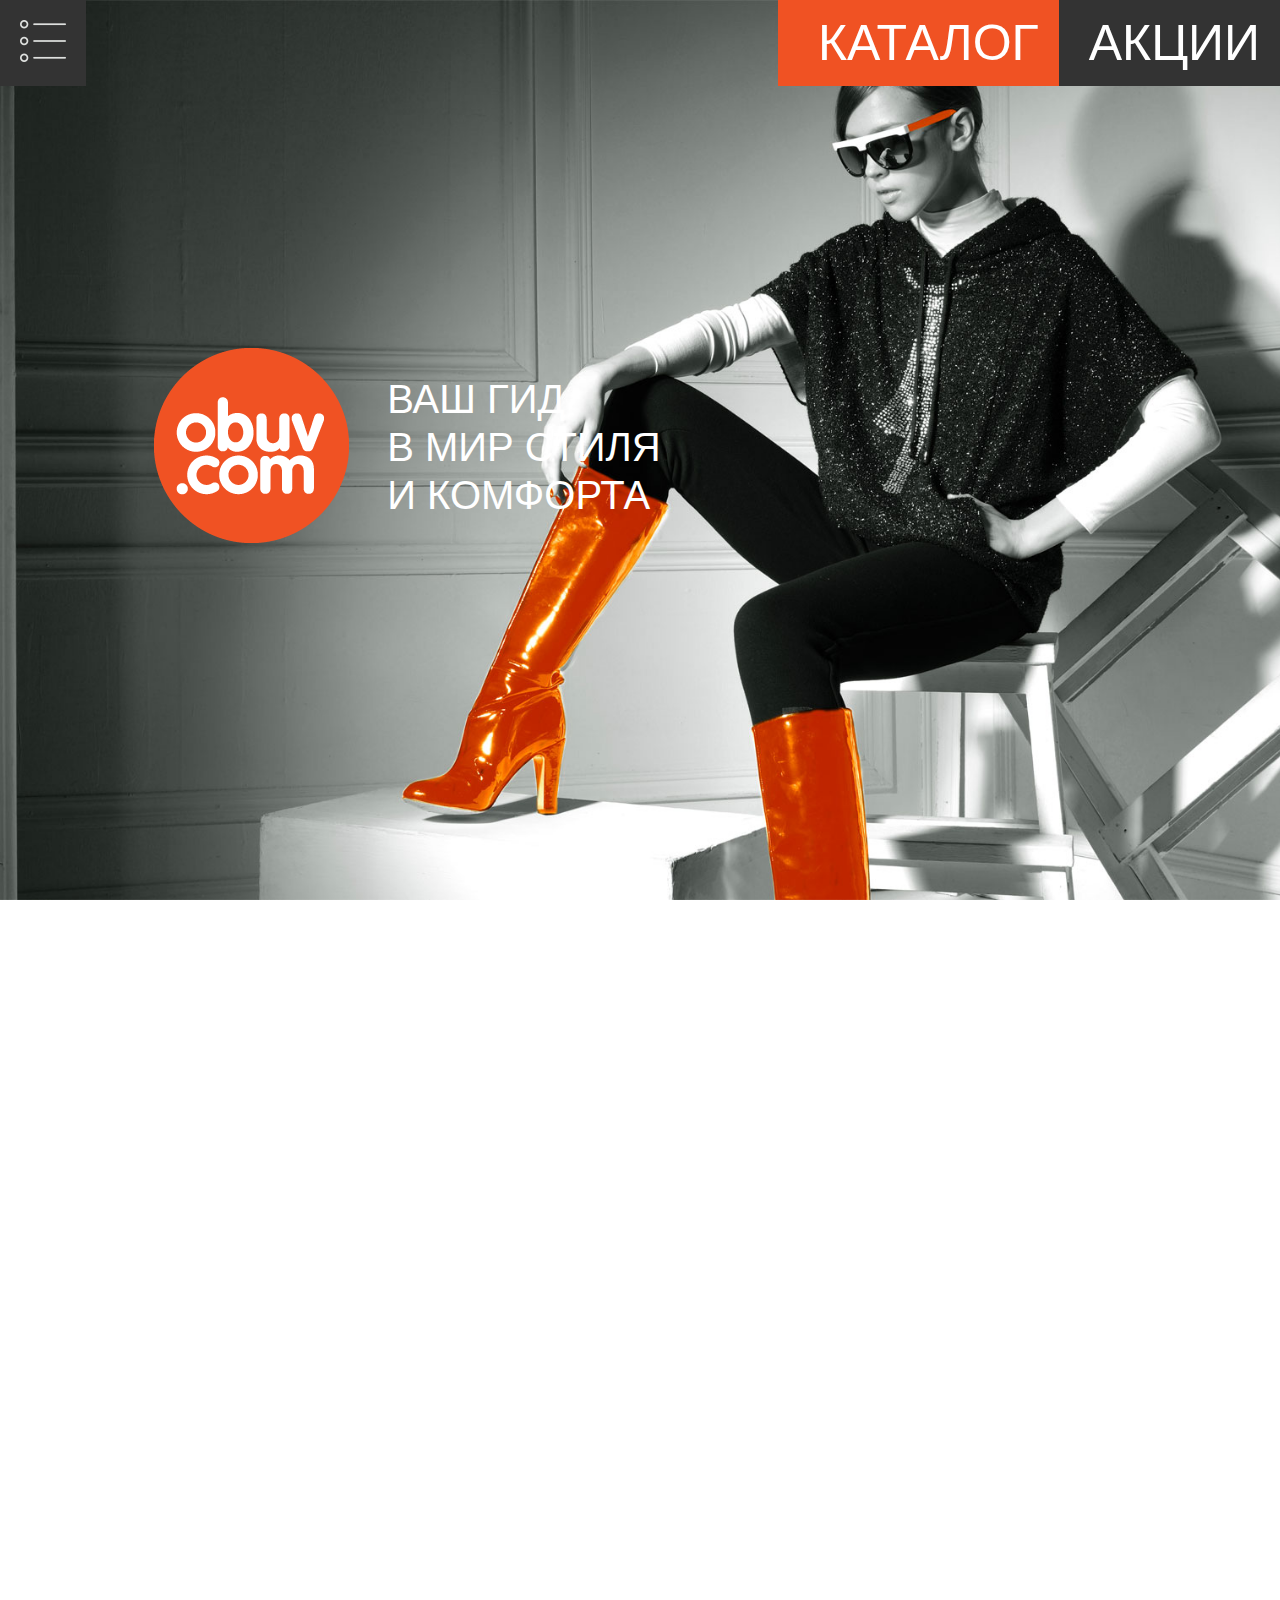
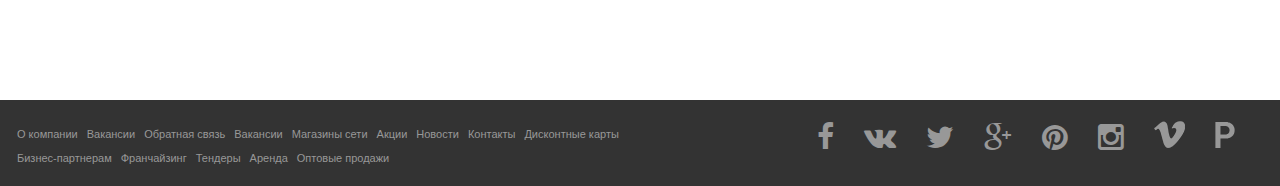
<file: index.html>
<!doctype html>
<html>
<head>
	<meta charset="utf-8">
	<title>Template</title>
	<meta name="viewport" content="width=device-width">
	<!-- <meta name="viewport" content="width=1200"> -->
	<link rel="stylesheet" media="screen" href="css/screen.css" >
	<link rel="stylesheet" media="screen" href="css/font-awesome.min.css" >
	<!--[if IE]><script src="js/html5shiv.js"></script><![endif]-->
</head>
<body>
<!-- BEGIN  out-->
<div class="out out_index">
	<!-- BEGIN banner -->
	<section class="banner js-banner" data-speed="10" data-type="background" style="background-image: url(img/banner.jpg);">
		<h1 class="logo">
			<a href="#"></a>
			<p>Ваш гид<br> в мир стиля<br> и комфорта</p>
		</h1>
	</section>
	<!-- END banner -->
	<!-- BEGIN nav -->
	<nav class="nav">
		<div class="nav__topper">
			<div class="nav__left">
				<a href="#" class="menu-link js-menu-link"></a>
			</div>
			<div class="nav__right">
				<a href="#" class="catalog-link js-catalog-link">Каталог</a>
				<a href="#" class="actions-link">Акции</a>
			</div>
		</div>
		<div class="nav__content">
			<div class="menu-wrap">
				<ul class="menu">
					<li><a href="#">Главная</a></li>
					<li><a href="#">О компании</a></li>
					<li><a href="#">Бизнес партнерам</a></li>
					<li><a href="#">Контакты</a></li>
					<li>
						<ul class="socials">
							<li><a href="#"><i class="fa fa-facebook"></i></a></li>
							<li><a href="#"><i class="fa fa-vk"></i></a></li>
							<li><a href="#"><i class="fa fa-twitter"></i></a></li>
							<li><a href="#"><i class="fa fa-google-plus"></i></a></li>
							<li><a href="#"><i class="fa fa-pinterest"></i></a></li>
							<li><a href="#"><i class="fa fa-instagram"></i></a></li>
						</ul>
					</li>
				</ul>
				<a href="#" class="close js-menu-close"></a>
			</div>
			<div class="list-wrap">
				<ul class="list"> 
					<li>
						<a href="#" class="list__link">Обувь</a>
						<div class="sublist">
							<div class="sublist__col">
								<div class="sublist__title">Женская</div>
								<div class="sublist__content">
									<ul class="sublist__links">
										<li><a href="#">Балетки</a></li>
										<li><a href="#">Босоножки</a></li>
										<li><a href="#">Ботильоны</a></li>
										<li><a href="#">Ботинки</a></li>
										<li><a href="#">Валенки</a></li>
									</ul>
									<ul class="sublist__links">
										<li><a href="#">Дутики</a></li>
										<li><a href="#">Мокасины</a></li>
										<li><a href="#">Полуботинки</a></li>
										<li><a href="#">Полусапоги</a></li>
										<li><a href="#">Резиновые сапоги</a></li>
									</ul>
									<ul class="sublist__links">
										<li><a href="#">Сабо</a></li>
										<li><a href="#">Сандали</a></li>
										<li><a href="#">Сапоги</a></li>
										<li><a href="#">Сланцы</a></li>
										<li><a href="#">Спортивная обувь</a></li>
									</ul>
									<ul class="sublist__links">
										<li><a href="#">Тапочки</a></li>
										<li><a href="#">Туфли</a></li>
										<li><a href="#">Унты</a></li>
										<li><a href="#">Шлепакцы</a></li>
									</ul>
								</div>
							</div>
							<div class="sublist__col">
								<div class="sublist__title">Мужская</div>
								<div class="sublist__content">
									<ul class="sublist__links">
										<li><a href="#">Ботинки</a></li>
										<li><a href="#">Кеды</a></li>
										<li><a href="#">Кроссовки</a></li>
										<li><a href="#">Мокасины</a></li>
										<li><a href="#">Полуботинки</a></li>
									</ul>
									<ul class="sublist__links">
										<li><a href="#">Полусапоги</a></li>
										<li><a href="#">Полусапоги</a></li>
										<li><a href="#">Сандали</a></li>
										<li><a href="#">Сапоги</a></li>
										<li><a href="#">Сланцы</a></li>
									</ul>
									<ul class="sublist__links">
										<li><a href="#">Тапочки</a></li>
										<li><a href="#">Туфли</a></li>
										<li><a href="#">Шлепанцы</a></li>
									</ul>
								</div>
							</div>
						</div>
					</li>
					<li>
						<a href="#" class="list__link">Сумки</a>
						<div class="sublist">
							<div class="sublist__col">
								<div class="sublist__title">Женская</div>
								<div class="sublist__content">
									<ul class="sublist__links">
										<li><a href="#">Балетки</a></li>
										<li><a href="#">Босоножки</a></li>
										<li><a href="#">Ботильоны</a></li>
										<li><a href="#">Ботинки</a></li>
										<li><a href="#">Валенки</a></li>
									</ul>
									<ul class="sublist__links">
										<li><a href="#">Дутики</a></li>
										<li><a href="#">Мокасины</a></li>
										<li><a href="#">Полуботинки</a></li>
										<li><a href="#">Полусапоги</a></li>
										<li><a href="#">Резиновые сапоги</a></li>
									</ul>
									<ul class="sublist__links">
										<li><a href="#">Сабо</a></li>
										<li><a href="#">Сандали</a></li>
										<li><a href="#">Сапоги</a></li>
										<li><a href="#">Сланцы</a></li>
										<li><a href="#">Спортивная обувь</a></li>
									</ul>
									<ul class="sublist__links">
										<li><a href="#">Тапочки</a></li>
										<li><a href="#">Туфли</a></li>
										<li><a href="#">Унты</a></li>
										<li><a href="#">Шлепакцы</a></li>
									</ul>
								</div>
							</div>
							<div class="sublist__col">
								<div class="sublist__title">Мужская</div>
								<div class="sublist__content">
									<ul class="sublist__links">
										<li><a href="#">Ботинки</a></li>
										<li><a href="#">Кеды</a></li>
										<li><a href="#">Кроссовки</a></li>
										<li><a href="#">Мокасины</a></li>
										<li><a href="#">Полуботинки</a></li>
									</ul>
									<ul class="sublist__links">
										<li><a href="#">Полусапоги</a></li>
										<li><a href="#">Полусапоги</a></li>
										<li><a href="#">Сандали</a></li>
										<li><a href="#">Сапоги</a></li>
										<li><a href="#">Сланцы</a></li>
									</ul>
									<ul class="sublist__links">
										<li><a href="#">Тапочки</a></li>
										<li><a href="#">Туфли</a></li>
										<li><a href="#">Шлепанцы</a></li>
									</ul>
								</div>
							</div>
						</div>
					</li>
					<li><a href="#" class="list__link">Аксессуары</a></li>
					<li><a href="#" class="list__link">Новинки</a></li>
					<li><a href="#" class="list__link">Распродажа</a></li>
					<li><a href="#" class="list__link">Бренды</a></li>
				</ul>
				<a href="#" class="close js-list-close"></a>
			</div>
		</div>
	</nav>
	<!-- END nav -->
	<!-- BEGIN main -->
	<section class="main">
		<div class="col25">
			<div class="m-shops anim anim1">
				<div class="m-shops__topper">
					<div class="m-shops__title"><p>Магазины</p>Москва и МО</div>
				</div>
				<div class="m-shops__content">
					<div id="YMapsID" class="m-shops__map"></div>
				</div>
			</div>
		</div>
		<div class="col25">
			<div class="m-news anim anim2">
				<div class="m-news__title">Новости</div>
				<ul class="m-news__list">
					<li>
						<div class="m-news__date">30.06.2014</div>
						<a href="#" class="m-news__link">В Obuv.Com разработали Selfie-зеркала</a>
					</li>
					<li>
						<div class="m-news__date">30.06.2014</div>
						<a href="#" class="m-news__link">В Obuv.Com разработали Selfie-зеркала В Obuv.Com разработали Selfie-зеркала</a>
					</li>
					<li>
						<div class="m-news__date">30.06.2014</div>
						<a href="#" class="m-news__link">В Obuv.Com разработали Selfie-зеркала</a>
					</li>
					<li>
						<div class="m-news__date">30.06.2014</div>
						<a href="#" class="m-news__link">В Obuv.Com разработали Selfie-зеркала</a>
					</li>
					<li>
						<div class="m-news__date">30.06.2014</div>
						<a href="#" class="m-news__link">В Obuv.Com разработали Selfie-зеркала В Obuv.Com разработали Selfie-зеркала</a>
					</li>
					<li>
						<div class="m-news__date">30.06.2014</div>
						<a href="#" class="m-news__link">В Obuv.Com разработали Selfie-зеркала</a>
					</li>
				</ul>
				<a href="#" class="more">все новости</a>	
			</div>
		</div>
		<div class="col50">
			<div class="m-actions anim anim3">
				<div class="m-actions__title">Акции</div>
				<div class="m-actions__content">
					<h2>Акция "Дефиле" в магазинах "Обувь Ком"</h2>
					<div class="date">с 01.06.2014г. по 15.07.2014г.</div>
					<article>
						<img src="img/pict1.jpg" alt="">
						<p>Условия акции: При каждой покупке, вне зависимости от суммы чека, в магазинах «Обувь Ком» выдается купон на скидку в сети «Дефи*ле» </p>
						<p>Скидка 20% предоставляется в магазинах «Обувь Ком» только при совершении покупки на сумму чека от 500 рублей и предъявлении купона из сети магазинов «Дефи*ле». </p>
					</article>
				</div>
				<a href="#" class="more">все новости</a>
			</div>
		</div>
		<div class="col50">
			<div class="m-video anim anim4">
				<div class="m-video__container"></div>
				<button class="m-video__btn"><i></i></button>	
			</div>
		</div>
		<div class="col50">
			<div class="lookbook anim anim5">
				<a href="#">
					<img src="img/lookbook.jpg" alt="">
				</a>
			</div>
		</div>
	</section>
	<!-- END main -->
	<div class="push"></div>
</div>
<!-- END out-->
<!-- BEGIN footer -->
<footer class="footer">
	<nav class="footer__menu">
		<ul>
			<li><a href="#">О компании</a></li>
			<li><a href="#">Вакансии</a></li>
			<li><a href="#">Обратная связь</a></li>
			<li><a href="#">Вакансии</a></li>
			<li><a href="#">Магазины сети</a></li>
			<li><a href="#">Акции</a></li>
			<li><a href="#">Новости</a></li>
			<li><a href="#">Контакты</a></li>
			<li><a href="#">Дисконтные карты</a></li>
			<li><a href="#">Бизнес-партнерам</a></li>
			<li><a href="#">Франчайзинг</a></li>
			<li><a href="#">Тендеры</a></li>
			<li><a href="#">Аренда</a></li>
			<li><a href="#">Оптовые продажи</a></li>
		</ul>
	</nav>
	<ul class="footer__socials">
		<li><a href="#"><i class="fa fa-facebook"></i></a></li>
		<li><a href="#"><i class="fa fa-vk"></i></a></li>
		<li><a href="#"><i class="fa fa-twitter"></i></a></li>
		<li><a href="#"><i class="fa fa-google-plus"></i></a></li>
		<li><a href="#"><i class="fa fa-pinterest"></i></a></li>
		<li><a href="#"><i class="fa fa-instagram"></i></a></li>
		<li><a href="#"><i class="v"></i></a></li>
		<li><a href="#"><i class="p"></i></a></li>
	</ul>	
</footer>
<!-- END footer -->

<!-- load scripts -->

<script src="js/lib/head.js" data-headjs-load="js/init.js"></script>
<script src="http://api-maps.yandex.ru/2.1-dev/?lang=ru-RU&load=package.full" type="text/javascript"></script>
</body>
</html>
</file>
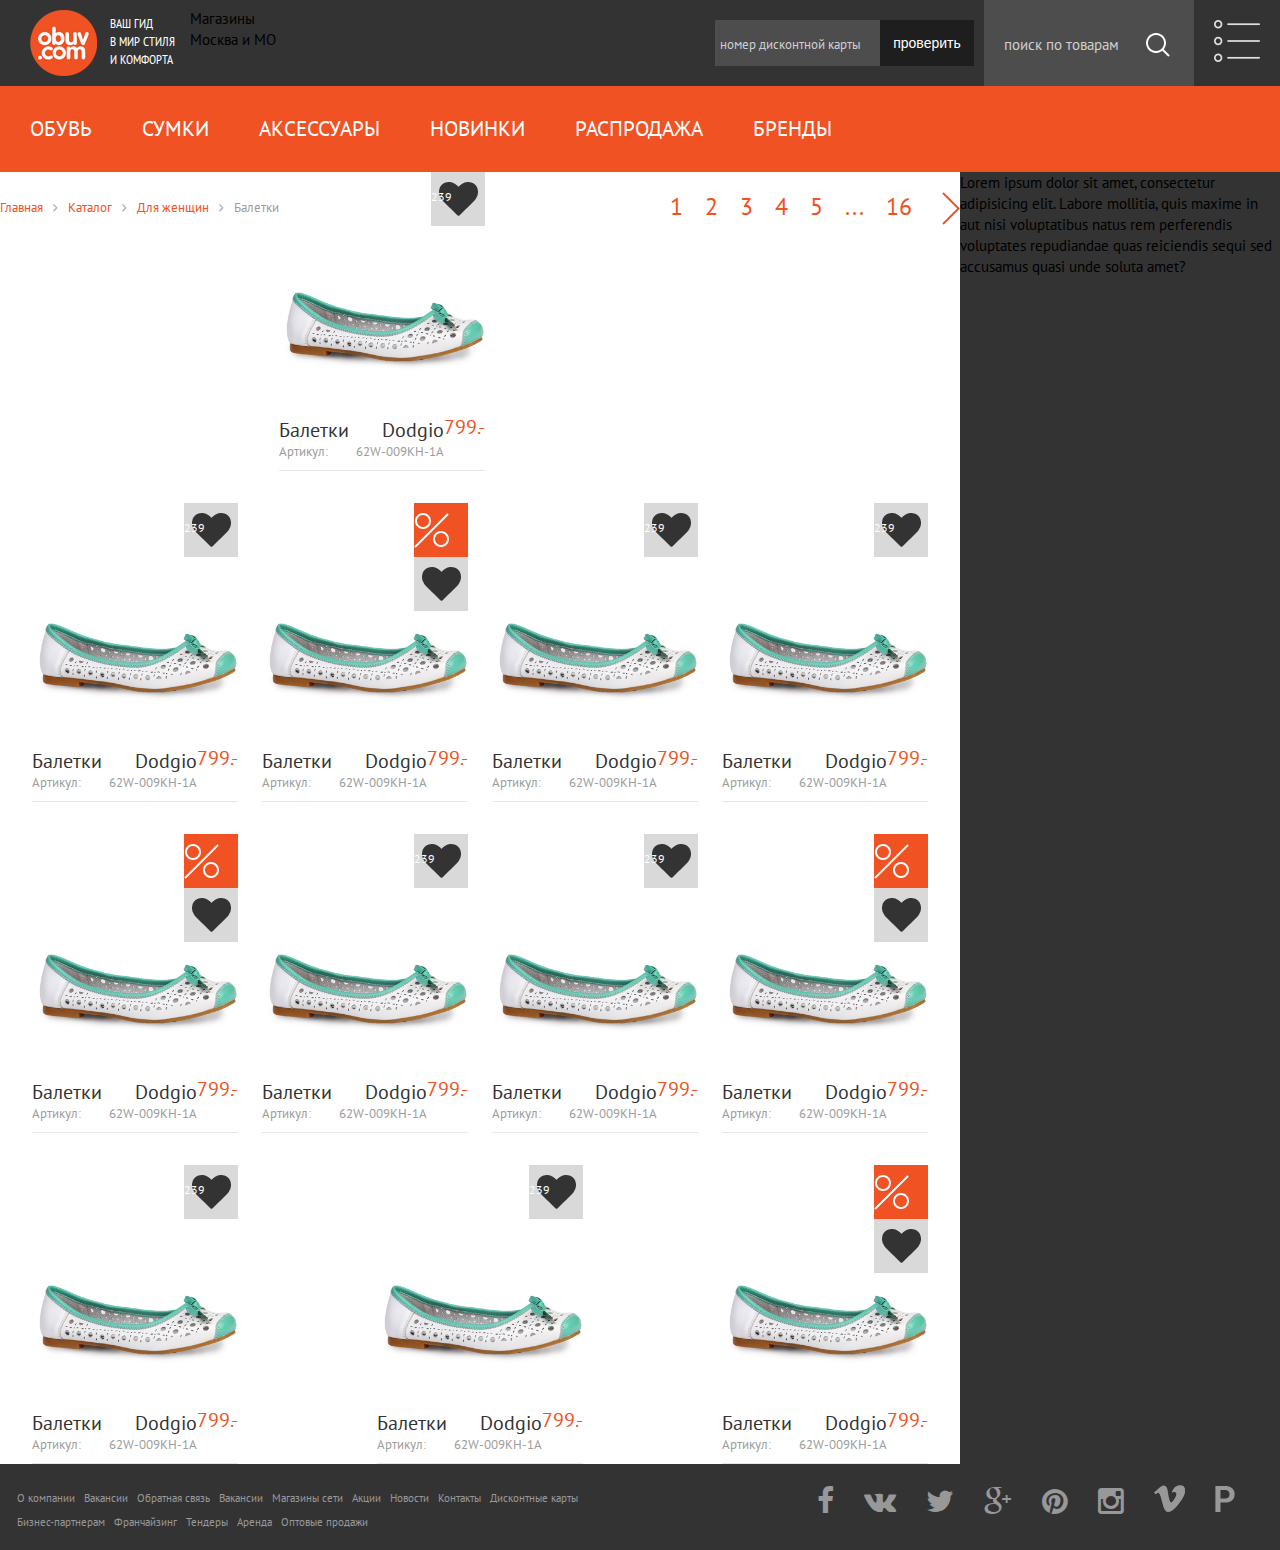
<file: catalog.html>
<!doctype html>
<html>
<head>
	<meta charset="utf-8">
	<title>catalog</title>
	<meta name="viewport" content="initial-scale=1"/>
	<!-- <meta name="viewport" content="width=1200"> -->
	<link href='http://fonts.googleapis.com/css?family=PT+Sans:400,700&subset=latin,cyrillic' rel='stylesheet' type='text/css'>
	<link href='http://fonts.googleapis.com/css?family=PT+Sans+Narrow:400,700&subset=latin,cyrillic' rel='stylesheet' type='text/css'>
	<link rel="stylesheet" media="screen" href="css/fotorama.css" >
	<link rel="stylesheet" media="screen" href="css/screen.css" >
	<link rel="stylesheet" media="screen" href="css/font-awesome.min.css" >
	<!--[if IE]><script src="js/html5shiv.js"></script><![endif]-->
</head>
<body>
<!-- BEGIN  out-->
<div class="out">
	<!-- BEGIN header -->
	<header class="header">
		<div class="header__topper">
			<div class="logo">
				<a href="#"></a>
				<p>Ваш гид<br> в мир стиля<br> и комфорта</p>
			</div>
			<div class="shops-select">
				<div class="shops-select__title"><p>Магазины</p>Москва и МО</div>
				<input type="hidden">
				<ul class="shops-select__list">
					<li><a href="#"></a></li>
					<li><a href="#"></a></li>
					<li><a href="#"></a></li>
				</ul>
			</div>
			<a href="#" class="menu-link js-menu-link"></a>
			<div class="menu-wrap">
				<ul class="menu">
					<li><a href="#">Главная</a></li>
					<li><a href="#">О компании</a></li>
					<li><a href="#">Бизнес партнерам</a></li>
					<li><a href="#">Контакты</a></li>
					<li>
						<ul class="socials">
							<li><a href="#"><i class="fa fa-facebook"></i></a></li>
							<li><a href="#"><i class="fa fa-vk"></i></a></li>
							<li><a href="#"><i class="fa fa-twitter"></i></a></li>
							<li><a href="#"><i class="fa fa-google-plus"></i></a></li>
							<li><a href="#"><i class="fa fa-pinterest"></i></a></li>
							<li><a href="#"><i class="fa fa-instagram"></i></a></li>
							<li><a href="#"><img src="img/v-white.png" alt=""></a></li>
							<li><a href="#"><img src="img/p-white.png" alt=""></a></li>
						</ul>
					</li>
				</ul>
				<a href="#" class="close js-menu-close"></a>
			</div>
			<div class="search">
				<input type="text" placeholder="поиск по товарам">
				<button type="submit"></button>
			</div>
			<div class="check">
				<input type="text" placeholder="номер дисконтной карты">
				<button type="submit">проверить</button>
			</div>
		</div>
		<ul class="list"> 
			<li>
				<a href="#" class="list__link">Обувь</a>
				<div class="sublist">
					<div class="sublist__col">
						<div class="sublist__title">Женская</div>
						<div class="sublist__content">
							<ul class="sublist__links">
								<li><a href="#">Балетки</a></li>
								<li><a href="#">Босоножки</a></li>
								<li><a href="#">Ботильоны</a></li>
								<li><a href="#">Ботинки</a></li>
								<li><a href="#">Валенки</a></li>
							</ul>
							<ul class="sublist__links">
								<li><a href="#">Дутики</a></li>
								<li><a href="#">Мокасины</a></li>
								<li><a href="#">Полуботинки</a></li>
								<li><a href="#">Полусапоги</a></li>
								<li><a href="#">Резиновые сапоги</a></li>
							</ul>
							<ul class="sublist__links">
								<li><a href="#">Сабо</a></li>
								<li><a href="#">Сандали</a></li>
								<li><a href="#">Сапоги</a></li>
								<li><a href="#">Сланцы</a></li>
								<li><a href="#">Спортивная обувь</a></li>
							</ul>
							<ul class="sublist__links">
								<li><a href="#">Тапочки</a></li>
								<li><a href="#">Туфли</a></li>
								<li><a href="#">Унты</a></li>
								<li><a href="#">Шлепакцы</a></li>
							</ul>
						</div>
					</div>
					<div class="sublist__col">
						<div class="sublist__title">Мужская</div>
						<div class="sublist__content">
							<ul class="sublist__links">
								<li><a href="#">Ботинки</a></li>
								<li><a href="#">Кеды</a></li>
								<li><a href="#">Кроссовки</a></li>
								<li><a href="#">Мокасины</a></li>
								<li><a href="#">Полуботинки</a></li>
							</ul>
							<ul class="sublist__links">
								<li><a href="#">Полусапоги</a></li>
								<li><a href="#">Полусапоги</a></li>
								<li><a href="#">Сандали</a></li>
								<li><a href="#">Сапоги</a></li>
								<li><a href="#">Сланцы</a></li>
							</ul>
							<ul class="sublist__links">
								<li><a href="#">Тапочки</a></li>
								<li><a href="#">Туфли</a></li>
								<li><a href="#">Шлепанцы</a></li>
							</ul>
						</div>
					</div>
				</div>
			</li>
			<li>
				<a href="#" class="list__link">Сумки</a>
				<div class="sublist">
					<div class="sublist__col">
						<div class="sublist__title">Женская</div>
						<div class="sublist__content">
							<ul class="sublist__links">
								<li><a href="#">Балетки</a></li>
								<li><a href="#">Босоножки</a></li>
								<li><a href="#">Ботильоны</a></li>
								<li><a href="#">Ботинки</a></li>
								<li><a href="#">Валенки</a></li>
							</ul>
							<ul class="sublist__links">
								<li><a href="#">Дутики</a></li>
								<li><a href="#">Мокасины</a></li>
								<li><a href="#">Полуботинки</a></li>
								<li><a href="#">Полусапоги</a></li>
								<li><a href="#">Резиновые сапоги</a></li>
							</ul>
							<ul class="sublist__links">
								<li><a href="#">Сабо</a></li>
								<li><a href="#">Сандали</a></li>
								<li><a href="#">Сапоги</a></li>
								<li><a href="#">Сланцы</a></li>
								<li><a href="#">Спортивная обувь</a></li>
							</ul>
							<ul class="sublist__links">
								<li><a href="#">Тапочки</a></li>
								<li><a href="#">Туфли</a></li>
								<li><a href="#">Унты</a></li>
								<li><a href="#">Шлепакцы</a></li>
							</ul>
						</div>
					</div>
					<div class="sublist__col">
						<div class="sublist__title">Мужская</div>
						<div class="sublist__content">
							<ul class="sublist__links">
								<li><a href="#">Ботинки</a></li>
								<li><a href="#">Кеды</a></li>
								<li><a href="#">Кроссовки</a></li>
								<li><a href="#">Мокасины</a></li>
								<li><a href="#">Полуботинки</a></li>
							</ul>
							<ul class="sublist__links">
								<li><a href="#">Полусапоги</a></li>
								<li><a href="#">Полусапоги</a></li>
								<li><a href="#">Сандали</a></li>
								<li><a href="#">Сапоги</a></li>
								<li><a href="#">Сланцы</a></li>
							</ul>
							<ul class="sublist__links">
								<li><a href="#">Тапочки</a></li>
								<li><a href="#">Туфли</a></li>
								<li><a href="#">Шлепанцы</a></li>
							</ul>
						</div>
					</div>
				</div>
			</li>
			<li><a href="#" class="list__link">Аксессуары</a></li>
			<li><a href="#" class="list__link">Новинки</a></li>
			<li><a href="#" class="list__link">Распродажа</a></li>
			<li><a href="#" class="list__link">Бренды</a></li>
		</ul>	
	</header>
	<!-- END header -->
	<div class="container">
		<!-- BEGIN sidebar -->
		<aside class="sidebar">
			Lorem ipsum dolor sit amet, consectetur adipisicing elit. Labore mollitia, quis maxime in aut nisi voluptatibus natus rem perferendis voluptates repudiandae quas reiciendis sequi sed accusamus quasi unde soluta amet?
		</aside>
		<!-- END sidebar -->
		<!-- BEGIN main -->
		<section class="main">
			<div class="main__topper">
				<nav class="breadcrumbs">
					<ul class="breadcrumbs__list">
						<li class="fa"><a href="#">Главная</a></li>
						<li class="fa"><a href="#">Каталог</a></li>
						<li class="fa"><a href="#">Для женщин</a></li>
						<li class="fa"><a href="#">Балетки</a></li>
					</ul>
				</nav>
				<nav class="pagination">
					<ul class="pagination__list">
						<li><a href="#">1</a></li>
						<li><a href="#">2</a></li>
						<li><a href="#">3</a></li>
						<li><a href="#">4</a></li>
						<li><a href="#">5</a></li>
						<li>...</li>
						<li><a href="#">16</a></li>
					</ul>
					<div class="pagination__next">
						<a href="#"></a>
					</div>
				</nav>
			</div>
			<div class="content">
				<ul class="catalog">
					<li class="catalog__item">
						<div class="block">
							<div class="block__likes">
								<div class="like">239</div>
							</div>
							<a href="#" class="block__img">
								<img src="img/pict4.jpg" alt="">
							</a>
							<div class="block__footer">
								<div class="block__left">
									<a href="#" class="block__link">Балетки Dodgio</a>
									<div class="artikul">Артикул: 62W-009KH-1A</div>
								</div>
								<div class="block__right">
									<div class="price">799.-</div>
								</div>
							</div>
						</div>
					</li>
					<li class="catalog__item">
						<div class="block">
							<div class="block__likes">
								<div class="like">239</div>
							</div>
							<a href="#" class="block__img">
								<img src="img/pict4.jpg" alt="">
							</a>
							<div class="block__footer">
								<div class="block__left">
									<a href="#" class="block__link">Балетки Dodgio</a>
									<div class="artikul">Артикул: 62W-009KH-1A</div>
								</div>
								<div class="block__right">
									<div class="price">799.-</div>
								</div>
							</div>
						</div>
					</li>
					<li class="catalog__item">
						<div class="block">
							<div class="block__likes">
								<div class="percent"><i class="percent-icon"></i></div>
								<div class="like"></div>
							</div>
							<a href="#" class="block__img">
								<img src="img/pict4.jpg" alt="">
							</a>
							<div class="block__footer">
								<div class="block__left">
									<a href="#" class="block__link">Балетки Dodgio</a>
									<div class="artikul">Артикул: 62W-009KH-1A</div>
								</div>
								<div class="block__right">
									<div class="price">799.-</div>
								</div>
							</div>
						</div>
					</li>
					<li class="catalog__item">
						<div class="block">
							<div class="block__likes">
								<div class="like">239</div>
							</div>
							<a href="#" class="block__img">
								<img src="img/pict4.jpg" alt="">
							</a>
							<div class="block__footer">
								<div class="block__left">
									<a href="#" class="block__link">Балетки Dodgio</a>
									<div class="artikul">Артикул: 62W-009KH-1A</div>
								</div>
								<div class="block__right">
									<div class="price">799.-</div>
								</div>
							</div>
						</div>
					</li>
					<li class="catalog__item">
						<div class="block">
							<div class="block__likes">
								<div class="like">239</div>
							</div>
							<a href="#" class="block__img">
								<img src="img/pict4.jpg" alt="">
							</a>
							<div class="block__footer">
								<div class="block__left">
									<a href="#" class="block__link">Балетки Dodgio</a>
									<div class="artikul">Артикул: 62W-009KH-1A</div>
								</div>
								<div class="block__right">
									<div class="price">799.-</div>
								</div>
							</div>
						</div>
					</li>
					<li class="catalog__item">
						<div class="block">
							<div class="block__likes">
								<div class="percent"><i class="percent-icon"></i></div>
								<div class="like"></div>
							</div>
							<a href="#" class="block__img">
								<img src="img/pict4.jpg" alt="">
							</a>
							<div class="block__footer">
								<div class="block__left">
									<a href="#" class="block__link">Балетки Dodgio</a>
									<div class="artikul">Артикул: 62W-009KH-1A</div>
								</div>
								<div class="block__right">
									<div class="price">799.-</div>
								</div>
							</div>
						</div>
					</li>
					<li class="catalog__item">
						<div class="block">
							<div class="block__likes">
								<div class="like">239</div>
							</div>
							<a href="#" class="block__img">
								<img src="img/pict4.jpg" alt="">
							</a>
							<div class="block__footer">
								<div class="block__left">
									<a href="#" class="block__link">Балетки Dodgio</a>
									<div class="artikul">Артикул: 62W-009KH-1A</div>
								</div>
								<div class="block__right">
									<div class="price">799.-</div>
								</div>
							</div>
						</div>
					</li>
					<li class="catalog__item">
						<div class="block">
							<div class="block__likes">
								<div class="like">239</div>
							</div>
							<a href="#" class="block__img">
								<img src="img/pict4.jpg" alt="">
							</a>
							<div class="block__footer">
								<div class="block__left">
									<a href="#" class="block__link">Балетки Dodgio</a>
									<div class="artikul">Артикул: 62W-009KH-1A</div>
								</div>
								<div class="block__right">
									<div class="price">799.-</div>
								</div>
							</div>
						</div>
					</li>
					<li class="catalog__item">
						<div class="block">
							<div class="block__likes">
								<div class="percent"><i class="percent-icon"></i></div>
								<div class="like"></div>
							</div>
							<a href="#" class="block__img">
								<img src="img/pict4.jpg" alt="">
							</a>
							<div class="block__footer">
								<div class="block__left">
									<a href="#" class="block__link">Балетки Dodgio</a>
									<div class="artikul">Артикул: 62W-009KH-1A</div>
								</div>
								<div class="block__right">
									<div class="price">799.-</div>
								</div>
							</div>
						</div>
					</li>
					<li class="catalog__item">
						<div class="block">
							<div class="block__likes">
								<div class="like">239</div>
							</div>
							<a href="#" class="block__img">
								<img src="img/pict4.jpg" alt="">
							</a>
							<div class="block__footer">
								<div class="block__left">
									<a href="#" class="block__link">Балетки Dodgio</a>
									<div class="artikul">Артикул: 62W-009KH-1A</div>
								</div>
								<div class="block__right">
									<div class="price">799.-</div>
								</div>
							</div>
						</div>
					</li>
					<li class="catalog__item">
						<div class="block">
							<div class="block__likes">
								<div class="like">239</div>
							</div>
							<a href="#" class="block__img">
								<img src="img/pict4.jpg" alt="">
							</a>
							<div class="block__footer">
								<div class="block__left">
									<a href="#" class="block__link">Балетки Dodgio</a>
									<div class="artikul">Артикул: 62W-009KH-1A</div>
								</div>
								<div class="block__right">
									<div class="price">799.-</div>
								</div>
							</div>
						</div>
					</li>
					<li class="catalog__item">
						<div class="block">
							<div class="block__likes">
								<div class="percent"><i class="percent-icon"></i></div>
								<div class="like"></div>
							</div>
							<a href="#" class="block__img">
								<img src="img/pict4.jpg" alt="">
							</a>
							<div class="block__footer">
								<div class="block__left">
									<a href="#" class="block__link">Балетки Dodgio</a>
									<div class="artikul">Артикул: 62W-009KH-1A</div>
								</div>
								<div class="block__right">
									<div class="price">799.-</div>
								</div>
							</div>
						</div>
					</li>
				</ul>
			</div>
		</section>
		<!-- END main -->
	</div>
	
	<div class="push"></div>
</div>
<!-- END out-->
<!-- BEGIN footer -->
<footer class="footer">
	<nav class="footer__menu">
		<ul>
			<li><a href="#">О компании</a></li>
			<li><a href="#">Вакансии</a></li>
			<li><a href="#">Обратная связь</a></li>
			<li><a href="#">Вакансии</a></li>
			<li><a href="#">Магазины сети</a></li>
			<li><a href="#">Акции</a></li>
			<li><a href="#">Новости</a></li>
			<li><a href="#">Контакты</a></li>
			<li><a href="#">Дисконтные карты</a></li>
			<li><a href="#">Бизнес-партнерам</a></li>
			<li><a href="#">Франчайзинг</a></li>
			<li><a href="#">Тендеры</a></li>
			<li><a href="#">Аренда</a></li>
			<li><a href="#">Оптовые продажи</a></li>
		</ul>
	</nav>
	<ul class="footer__socials">
		<li><a href="#"><i class="fa fa-facebook"></i></a></li>
		<li><a href="#"><i class="fa fa-vk"></i></a></li>
		<li><a href="#"><i class="fa fa-twitter"></i></a></li>
		<li><a href="#"><i class="fa fa-google-plus"></i></a></li>
		<li><a href="#"><i class="fa fa-pinterest"></i></a></li>
		<li><a href="#"><i class="fa fa-instagram"></i></a></li>
		<li><a href="#"><i class="v"></i></a></li>
		<li><a href="#"><i class="p"></i></a></li>
	</ul>	
</footer>
<!-- END footer -->

<!-- load scripts -->

<script src="js/lib/head.js" data-headjs-load="js/init.js"></script>
<script src="http://api-maps.yandex.ru/2.1-dev/?lang=ru-RU&load=package.full" type="text/javascript"></script>
</body>
</html>
</file>
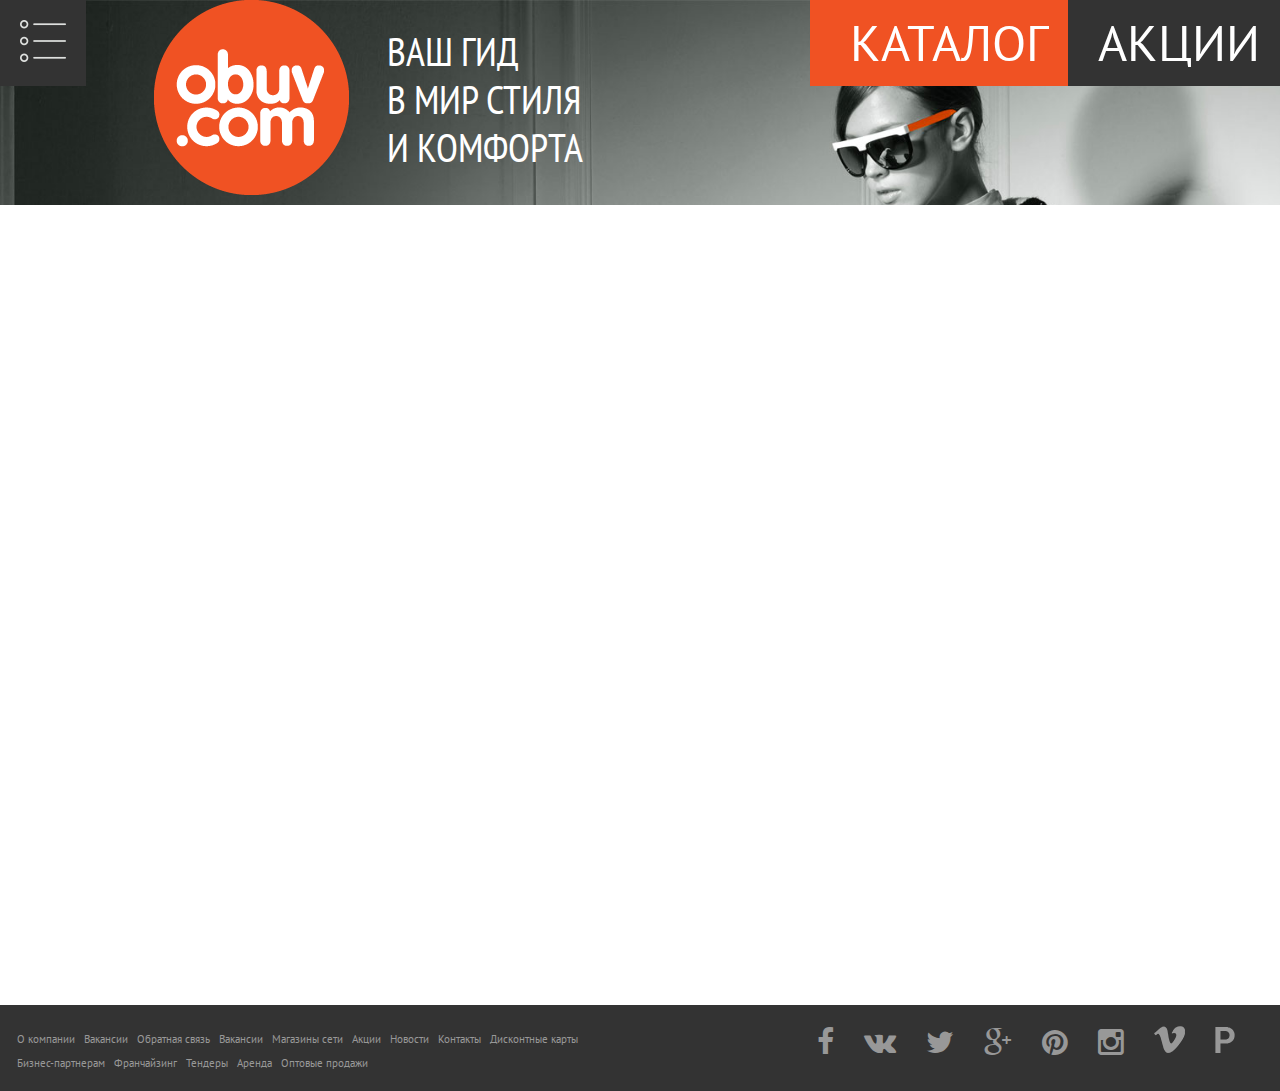
<file: index_new.html>
<!doctype html>
<html>
<head>
	<meta charset="utf-8">
	<title>index_new</title>
	<meta name="viewport" content="width=1000">
	<link href='http://fonts.googleapis.com/css?family=PT+Sans:400,700&subset=latin,cyrillic' rel='stylesheet' type='text/css'>
	<link href='http://fonts.googleapis.com/css?family=PT+Sans+Narrow:400,700&subset=latin,cyrillic' rel='stylesheet' type='text/css'>
	<link rel="stylesheet" media="screen" href="css/fotorama.css" >
	<link rel="stylesheet" media="screen" href="css/jquery.jscrollpane.css" >
	<link rel="stylesheet" media="screen" href="css/jquery-ui.css" >
	<link rel="stylesheet" media="screen" href="css/screen.css" >
	<link rel="stylesheet" media="screen" href="css/font-awesome.min.css" >
	<!--[if IE]><script src="js/html5shiv.js"></script><![endif]-->
</head>
<body>
<!-- BEGIN  out-->
<div class="out out_index">
	<!-- BEGIN banner -->
	<section class="banner js-banner" data-speed="10" data-type="background" style="background-image: url(img/banner.jpg);">
		<h1 class="logo">
			<a href="#"></a>
			<p>Ваш гид<br> в мир стиля<br> и комфорта</p>
		</h1>
	</section>
	<!-- END banner -->
	<!-- BEGIN nav -->
	<nav class="nav">
		<div class="nav__topper">
			<div class="nav__left">
				<a href="#" class="menu-link js-menu-link"></a>
			</div>
			<div class="nav__right">
				<a href="#" class="catalog-link js-catalog-link">Каталог</a>
				<a href="#" class="actions-link">Акции</a>
			</div>
		</div>
		<div class="nav__content">
			<div class="menu-wrap">
				<ul class="menu">
					<li><a href="#">Главная</a></li>
					<li><a href="#">О компании</a></li>
					<li><a href="#">Бизнес партнерам</a></li>
					<li><a href="#">Контакты</a></li>
					<li>
						<ul class="socials">
							<li><a href="#"><i class="fa fa-facebook"></i></a></li>
							<li><a href="#"><i class="fa fa-vk"></i></a></li>
							<li><a href="#"><i class="fa fa-twitter"></i></a></li>
							<li><a href="#"><i class="fa fa-google-plus"></i></a></li>
							<li><a href="#"><i class="fa fa-pinterest"></i></a></li>
							<li><a href="#"><i class="fa fa-instagram"></i></a></li>
							<li><a href="#"><img src="img/v-white.png" alt=""></a></li>
							<li><a href="#"><img src="img/p-white.png" alt=""></a></li>
						</ul>
					</li>
				</ul>
				<a href="#" class="close js-menu-close"></a>
			</div>
			<div class="list-wrap">
				<ul class="list">
					<li>
						<a href="#" class="list__link">Обувь</a>
						<div class="sublist">
							<div class="sublist__col">
								<div class="sublist__title">Женская</div>
								<div class="sublist__content">
									<ul class="sublist__links">
										<li><a href="#">Балетки</a></li>
										<li><a href="#">Босоножки</a></li>
										<li><a href="#">Ботильоны</a></li>
										<li><a href="#">Ботинки</a></li>
										<li><a href="#">Валенки</a></li>
									</ul>
									<ul class="sublist__links">
										<li><a href="#">Дутики</a></li>
										<li><a href="#">Мокасины</a></li>
										<li><a href="#">Полуботинки</a></li>
										<li><a href="#">Полусапоги</a></li>
										<li><a href="#">Резиновые сапоги</a></li>
									</ul>
									<ul class="sublist__links">
										<li><a href="#">Сабо</a></li>
										<li><a href="#">Сандали</a></li>
										<li><a href="#">Сапоги</a></li>
										<li><a href="#">Сланцы</a></li>
										<li><a href="#">Спортивная обувь</a></li>
									</ul>
									<ul class="sublist__links">
										<li><a href="#">Тапочки</a></li>
										<li><a href="#">Туфли</a></li>
										<li><a href="#">Унты</a></li>
										<li><a href="#">Шлепакцы</a></li>
									</ul>
								</div>
							</div>
							<div class="sublist__col">
								<div class="sublist__title">Мужская</div>
								<div class="sublist__content">
									<ul class="sublist__links">
										<li><a href="#">Ботинки</a></li>
										<li><a href="#">Кеды</a></li>
										<li><a href="#">Кроссовки</a></li>
										<li><a href="#">Мокасины</a></li>
										<li><a href="#">Полуботинки</a></li>
									</ul>
									<ul class="sublist__links">
										<li><a href="#">Полусапоги</a></li>
										<li><a href="#">Полусапоги</a></li>
										<li><a href="#">Сандали</a></li>
										<li><a href="#">Сапоги</a></li>
										<li><a href="#">Сланцы</a></li>
									</ul>
									<ul class="sublist__links">
										<li><a href="#">Тапочки</a></li>
										<li><a href="#">Туфли</a></li>
										<li><a href="#">Шлепанцы</a></li>
									</ul>
								</div>
							</div>
						</div>
					</li>
					<li>
						<a href="#" class="list__link">Сумки</a>
						<div class="sublist">
							<div class="sublist__col">
								<div class="sublist__title">Женская</div>
								<div class="sublist__content">
									<ul class="sublist__links">
										<li><a href="#">Балетки</a></li>
										<li><a href="#">Босоножки</a></li>
										<li><a href="#">Ботильоны</a></li>
										<li><a href="#">Ботинки</a></li>
										<li><a href="#">Валенки</a></li>
									</ul>
									<ul class="sublist__links">
										<li><a href="#">Дутики</a></li>
										<li><a href="#">Мокасины</a></li>
										<li><a href="#">Полуботинки</a></li>
										<li><a href="#">Полусапоги</a></li>
										<li><a href="#">Резиновые сапоги</a></li>
									</ul>
									<ul class="sublist__links">
										<li><a href="#">Сабо</a></li>
										<li><a href="#">Сандали</a></li>
										<li><a href="#">Сапоги</a></li>
										<li><a href="#">Сланцы</a></li>
										<li><a href="#">Спортивная обувь</a></li>
									</ul>
									<ul class="sublist__links">
										<li><a href="#">Тапочки</a></li>
										<li><a href="#">Туфли</a></li>
										<li><a href="#">Унты</a></li>
										<li><a href="#">Шлепакцы</a></li>
									</ul>
								</div>
							</div>
							<div class="sublist__col">
								<div class="sublist__title">Мужская</div>
								<div class="sublist__content">
									<ul class="sublist__links">
										<li><a href="#">Ботинки</a></li>
										<li><a href="#">Кеды</a></li>
										<li><a href="#">Кроссовки</a></li>
										<li><a href="#">Мокасины</a></li>
										<li><a href="#">Полуботинки</a></li>
									</ul>
									<ul class="sublist__links">
										<li><a href="#">Полусапоги</a></li>
										<li><a href="#">Полусапоги</a></li>
										<li><a href="#">Сандали</a></li>
										<li><a href="#">Сапоги</a></li>
										<li><a href="#">Сланцы</a></li>
									</ul>
									<ul class="sublist__links">
										<li><a href="#">Тапочки</a></li>
										<li><a href="#">Туфли</a></li>
										<li><a href="#">Шлепанцы</a></li>
									</ul>
								</div>
							</div>
						</div>
					</li>
					<li><a href="#" class="list__link">Аксессуары</a></li>
					<li><a href="#" class="list__link">Новинки</a></li>
					<li><a href="#" class="list__link">Распродажа</a></li>
					<li><a href="#" class="list__link">Бренды</a></li>
				</ul>
				<a href="#" class="close js-list-close"></a>
			</div>
		</div>
	</nav>
	<!-- END nav -->
	<!-- BEGIN main -->
	<section class="main">
		<div class="col25">
			<div class="m-shops anim anim1">
				<div class="select">
					<div class="select__title"><p>Магазины</p>Москва и МО</div>
					<div class="select__dropdown">
						<div class="select__in js-scroll">
							<div class="select__list">
								<div class="select__item">
									<div class="select__letter">A</div>
									<ul>
										<li><a href="#">Абакан</a></li>
										<li><a href="#">Анжеро-Судженск</a></li>
										<li><a href="#">Арсеньев (Приморский край)</a></li>
										<li><a href="#">Артем (Приморский край)</a></li>
										<li><a href="#">Астрахань</a></li>
									</ul>
								</div>
								<div class="select__item">
									<div class="select__letter">Б</div>
									<ul>
										<li><a href="#">Белгород</a></li>
										<li><a href="#">Биробиджан</a></li>
										<li><a href="#">Благовещенск</a></li>
										<li><a href="#">Артем (Приморский край)</a></li>
										<li><a href="#">Астрахань</a></li>
									</ul>
								</div>
								<div class="select__item">
									<div class="select__letter">A</div>
									<ul>
										<li><a href="#">Абакан</a></li>
										<li><a href="#">Анжеро-Судженск</a></li>
										<li><a href="#">Арсеньев (Приморский край)</a></li>
										<li><a href="#">Артем (Приморский край)</a></li>
										<li><a href="#">Астрахань</a></li>
									</ul>
								</div>
								<div class="select__item">
									<div class="select__letter">Б</div>
									<ul>
										<li><a href="#">Белгород</a></li>
										<li><a href="#">Биробиджан</a></li>
										<li><a href="#">Благовещенск</a></li>
										<li><a href="#">Артем (Приморский край)</a></li>
										<li><a href="#">Астрахань</a></li>
									</ul>
								</div>
							</div>
						</div>
					</div>
				</div>
				<div class="m-shops__content">
					<div id="YMapsID" class="m-shops__map"></div>
				</div>
			</div>
		</div>
		<div class="col25">
			<div class="m-news news_bl anim anim2">
				<div class="m-news__title">Новости</div>
				<ul class="m-news__list">
					<li>
						<div class="m-news__date">30.06.2014</div>
						<a href="#" class="m-news__link">В Obuv.Com разработали Selfie-зеркала</a>
					</li>
					<li>
						<div class="m-news__date">30.06.2014</div>
						<a href="#" class="m-news__link">В Obuv.Com разработали Selfie-зеркала В Obuv.Com разработали Selfie-зеркала</a>
					</li>
					<li>
						<div class="m-news__date">30.06.2014</div>
						<a href="#" class="m-news__link">В Obuv.Com разработали Selfie-зеркала</a>
					</li>
					<li>
						<div class="m-news__date">30.06.2014</div>
						<a href="#" class="m-news__link">В Obuv.Com разработали Selfie-зеркала</a>
					</li>
					<li>
						<div class="m-news__date">30.06.2014</div>
						<a href="#" class="m-news__link">В Obuv.Com разработали Selfie-зеркала В Obuv.Com разработали Selfie-зеркала</a>
					</li>
					<li>
						<div class="m-news__date">30.06.2014</div>
						<a href="#" class="m-news__link">В Obuv.Com разработали Selfie-зеркала</a>
					</li>
				</ul>
				<a href="#" class="more">все новости</a>
			</div>
		</div>
		<div class="col50">
			<div class="m-actions action_bl anim anim3">
				<div class="m-actions__title">Акции</div>
				<div class="m-actions__wrap">
					<div class="col50">
						<div class="m-actions__in action_boot">
							<div class="m-actions__content">
								<h2>Акция "Дефиле" в магазинах "Обувь Ком"</h2>
								<div class="date">с 01.06.2014г. по 15.07.2014г.</div>
								<article>
									<p>Условия акции: При каждой покупке, вне зависимости от суммы чека, в магазинах «Обувь Ком» выдается купон на скидку в сети «Дефи*ле» </p>
								</article>
							</div>
							<a href="http://vk.com" class="more">подробнее...</a>
							<div class="overlay"></div>
							<div class="layer">
								<div class="border top"></div>
								<div class="border right"></div>
								<div class="border bottom"></div>
								<div class="border left"></div>
							</div>
						</div>
					</div>
					<div class="col50">
						<div class="m-actions__in action_bag">
							<div class="m-actions__content">
								<h2>Акция "Дефиле" в магазинах "Обувь Ком"</h2>
							</div>
							<div class="overlay"></div>
							<div class="layer">
								<div class="border top"></div>
								<div class="border right"></div>
								<div class="border bottom"></div>
								<div class="border left"></div>
							</div>
						</div>
					</div>
				</div>
			</div>
		</div>
		<div class="col50">
			<div class="m-video anim anim4">
				<div class="m-video__container"></div>
				<button class="m-video__btn"><i></i></button>
			</div>
		</div>
		<div class="col50">
			<div class="lookbook anim anim5">
				<a href="#">
					<div class="parallax-wrap js-parallax">
						<div class="overlay"></div>
						<img class="parallax" src="img/lookbook.jpg" alt="">
					</div>
				</a>
			</div>
		</div>
	</section>
	<!-- END main -->
	<div class="push"></div>
</div>
<!-- END out-->
<!-- BEGIN footer -->
<footer class="footer">
	<nav class="footer__menu">
		<ul>
			<li><a href="#">О компании</a></li>
			<li><a href="#">Вакансии</a></li>
			<li><a href="#">Обратная связь</a></li>
			<li><a href="#">Вакансии</a></li>
			<li><a href="#">Магазины сети</a></li>
			<li><a href="#">Акции</a></li>
			<li><a href="#">Новости</a></li>
			<li><a href="#">Контакты</a></li>
			<li><a href="#">Дисконтные карты</a></li>
			<li><a href="#">Бизнес-партнерам</a></li>
			<li><a href="#">Франчайзинг</a></li>
			<li><a href="#">Тендеры</a></li>
			<li><a href="#">Аренда</a></li>
			<li><a href="#">Оптовые продажи</a></li>
		</ul>
	</nav>
	<ul class="footer__socials">
		<li><a href="#"><i class="fa fa-facebook"></i></a></li>
		<li><a href="#"><i class="fa fa-vk"></i></a></li>
		<li><a href="#"><i class="fa fa-twitter"></i></a></li>
		<li><a href="#"><i class="fa fa-google-plus"></i></a></li>
		<li><a href="#"><i class="fa fa-pinterest"></i></a></li>
		<li><a href="#"><i class="fa fa-instagram"></i></a></li>
		<li><a href="#"><i class="v"></i></a></li>
		<li><a href="#"><i class="p"></i></a></li>
	</ul>
</footer>
<!-- END footer -->

<!-- load scripts -->

<script src="js/lib/head.js" data-headjs-load="js/init.js"></script>
<script src="http://api-maps.yandex.ru/2.1-dev/?lang=ru-RU&load=package.full" type="text/javascript"></script>
</body>
</html>
</file>
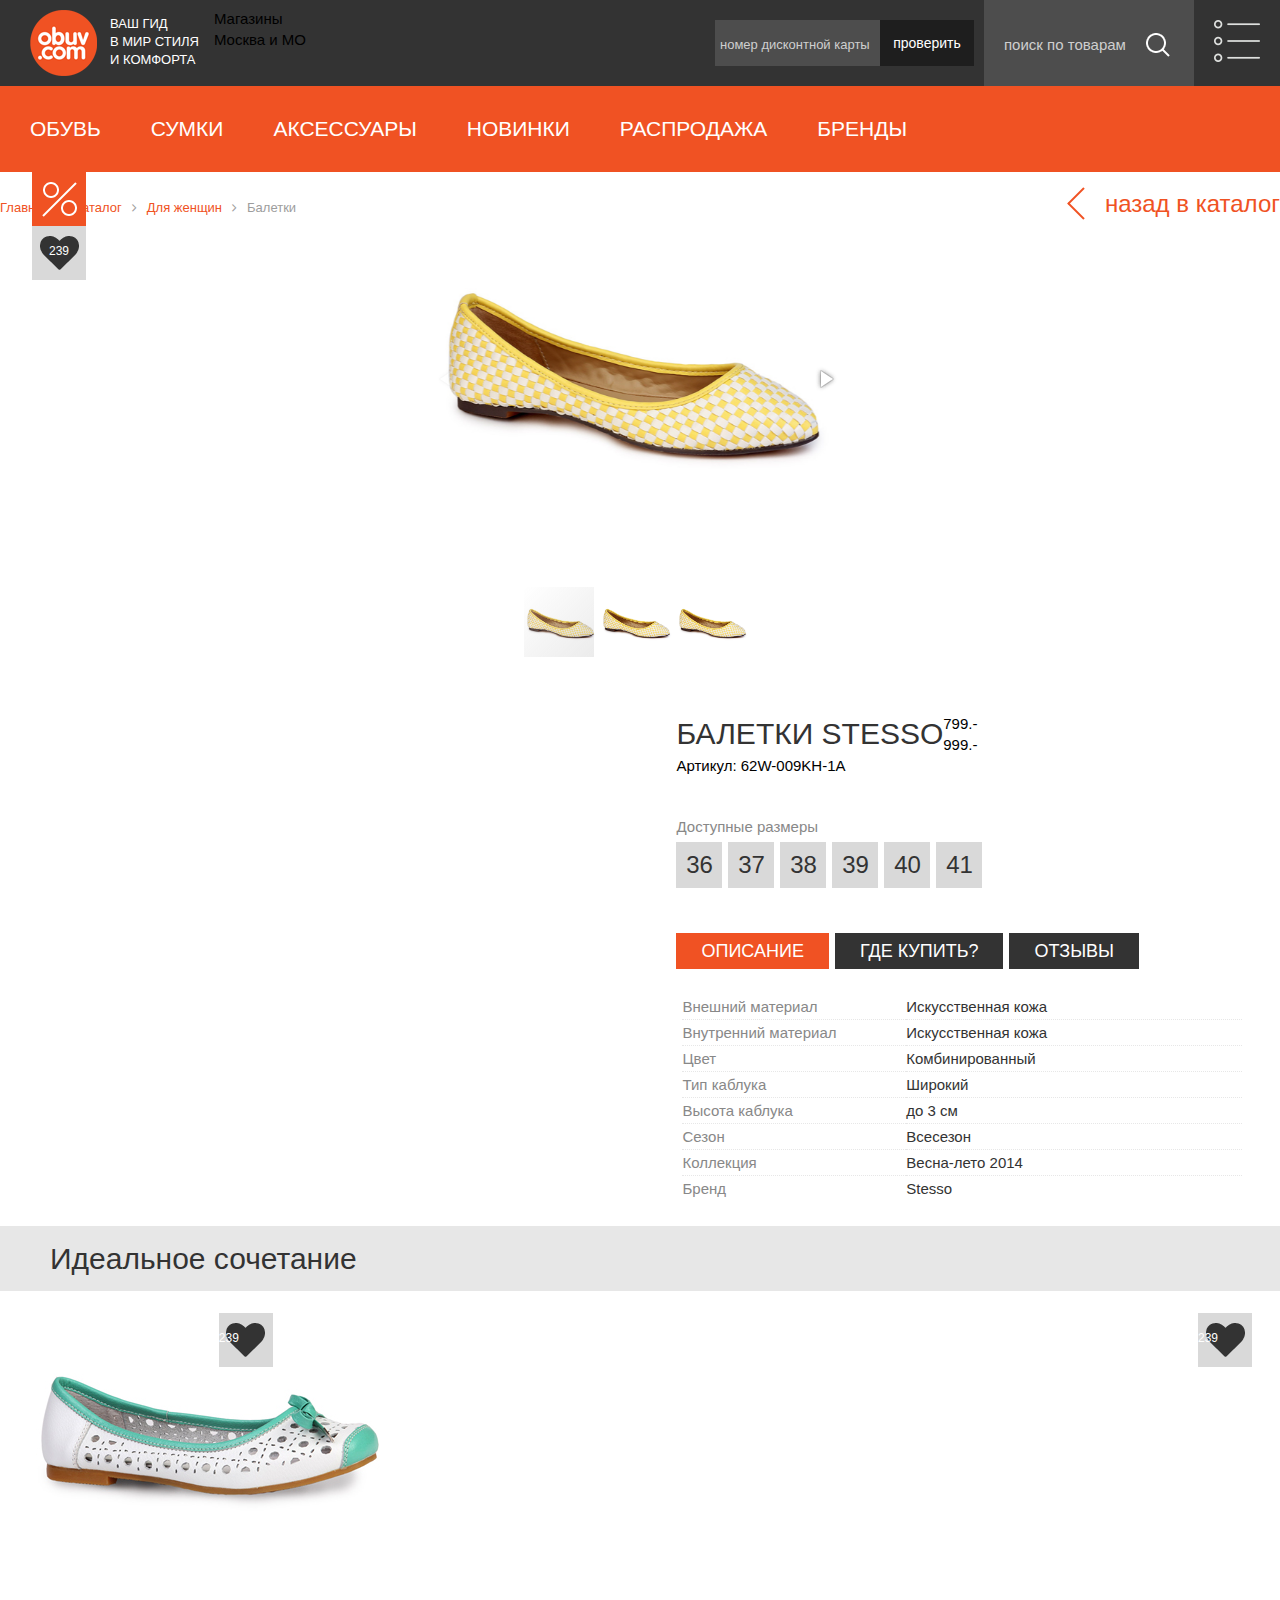
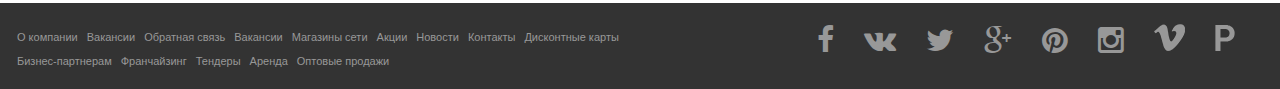
<file: item.html>
<!doctype html>
<html>
<head>
	<meta charset="utf-8">
	<title>item</title>
	<meta name="viewport" content="initial-scale=1"/>
	<!-- <meta name="viewport" content="width=1200"> -->
	<link rel="stylesheet" media="screen" href="css/fotorama.css" >
	<link rel="stylesheet" media="screen" href="css/screen.css" >
	<link rel="stylesheet" media="screen" href="css/font-awesome.min.css" >
	<!--[if IE]><script src="js/html5shiv.js"></script><![endif]-->
</head>
<body>
<!-- BEGIN  out-->
<div class="out">
	<!-- BEGIN header -->
	<header class="header">
		<div class="header__topper">
			<div class="logo">
				<a href="#"></a>
				<p>Ваш гид<br> в мир стиля<br> и комфорта</p>
			</div>
			<div class="shops-select">
				<div class="shops-select__title"><p>Магазины</p>Москва и МО</div>
				<input type="hidden">
				<ul class="shops-select__list">
					<li><a href="#"></a></li>
					<li><a href="#"></a></li>
					<li><a href="#"></a></li>
				</ul>
			</div>
			<a href="#" class="menu-link js-menu-link"></a>
			<div class="menu-wrap">
				<ul class="menu">
					<li><a href="#">Главная</a></li>
					<li><a href="#">О компании</a></li>
					<li><a href="#">Бизнес партнерам</a></li>
					<li><a href="#">Контакты</a></li>
					<li>
						<ul class="socials">
							<li><a href="#"><i class="fa fa-facebook"></i></a></li>
							<li><a href="#"><i class="fa fa-vk"></i></a></li>
							<li><a href="#"><i class="fa fa-twitter"></i></a></li>
							<li><a href="#"><i class="fa fa-google-plus"></i></a></li>
						</ul>
					</li>
				</ul>
				<a href="#" class="close js-menu-close"></a>
			</div>
			<div class="search">
				<input type="text" placeholder="поиск по товарам">
				<button type="submit"></button>
			</div>
			<div class="check">
				<input type="text" placeholder="номер дисконтной карты">
				<button type="submit">проверить</button>
			</div>
		</div>
		<ul class="list"> 
			<li>
				<a href="#" class="list__link">Обувь</a>
				<div class="sublist">
					<div class="sublist__col">
						<div class="sublist__title">Женская</div>
						<div class="sublist__content">
							<ul class="sublist__links">
								<li><a href="#">Балетки</a></li>
								<li><a href="#">Босоножки</a></li>
								<li><a href="#">Ботильоны</a></li>
								<li><a href="#">Ботинки</a></li>
								<li><a href="#">Валенки</a></li>
							</ul>
							<ul class="sublist__links">
								<li><a href="#">Дутики</a></li>
								<li><a href="#">Мокасины</a></li>
								<li><a href="#">Полуботинки</a></li>
								<li><a href="#">Полусапоги</a></li>
								<li><a href="#">Резиновые сапоги</a></li>
							</ul>
							<ul class="sublist__links">
								<li><a href="#">Сабо</a></li>
								<li><a href="#">Сандали</a></li>
								<li><a href="#">Сапоги</a></li>
								<li><a href="#">Сланцы</a></li>
								<li><a href="#">Спортивная обувь</a></li>
							</ul>
							<ul class="sublist__links">
								<li><a href="#">Тапочки</a></li>
								<li><a href="#">Туфли</a></li>
								<li><a href="#">Унты</a></li>
								<li><a href="#">Шлепакцы</a></li>
							</ul>
						</div>
					</div>
					<div class="sublist__col">
						<div class="sublist__title">Мужская</div>
						<div class="sublist__content">
							<ul class="sublist__links">
								<li><a href="#">Ботинки</a></li>
								<li><a href="#">Кеды</a></li>
								<li><a href="#">Кроссовки</a></li>
								<li><a href="#">Мокасины</a></li>
								<li><a href="#">Полуботинки</a></li>
							</ul>
							<ul class="sublist__links">
								<li><a href="#">Полусапоги</a></li>
								<li><a href="#">Полусапоги</a></li>
								<li><a href="#">Сандали</a></li>
								<li><a href="#">Сапоги</a></li>
								<li><a href="#">Сланцы</a></li>
							</ul>
							<ul class="sublist__links">
								<li><a href="#">Тапочки</a></li>
								<li><a href="#">Туфли</a></li>
								<li><a href="#">Шлепанцы</a></li>
							</ul>
						</div>
					</div>
				</div>
			</li>
			<li>
				<a href="#" class="list__link">Сумки</a>
				<div class="sublist">
					<div class="sublist__col">
						<div class="sublist__title">Женская</div>
						<div class="sublist__content">
							<ul class="sublist__links">
								<li><a href="#">Балетки</a></li>
								<li><a href="#">Босоножки</a></li>
								<li><a href="#">Ботильоны</a></li>
								<li><a href="#">Ботинки</a></li>
								<li><a href="#">Валенки</a></li>
							</ul>
							<ul class="sublist__links">
								<li><a href="#">Дутики</a></li>
								<li><a href="#">Мокасины</a></li>
								<li><a href="#">Полуботинки</a></li>
								<li><a href="#">Полусапоги</a></li>
								<li><a href="#">Резиновые сапоги</a></li>
							</ul>
							<ul class="sublist__links">
								<li><a href="#">Сабо</a></li>
								<li><a href="#">Сандали</a></li>
								<li><a href="#">Сапоги</a></li>
								<li><a href="#">Сланцы</a></li>
								<li><a href="#">Спортивная обувь</a></li>
							</ul>
							<ul class="sublist__links">
								<li><a href="#">Тапочки</a></li>
								<li><a href="#">Туфли</a></li>
								<li><a href="#">Унты</a></li>
								<li><a href="#">Шлепакцы</a></li>
							</ul>
						</div>
					</div>
					<div class="sublist__col">
						<div class="sublist__title">Мужская</div>
						<div class="sublist__content">
							<ul class="sublist__links">
								<li><a href="#">Ботинки</a></li>
								<li><a href="#">Кеды</a></li>
								<li><a href="#">Кроссовки</a></li>
								<li><a href="#">Мокасины</a></li>
								<li><a href="#">Полуботинки</a></li>
							</ul>
							<ul class="sublist__links">
								<li><a href="#">Полусапоги</a></li>
								<li><a href="#">Полусапоги</a></li>
								<li><a href="#">Сандали</a></li>
								<li><a href="#">Сапоги</a></li>
								<li><a href="#">Сланцы</a></li>
							</ul>
							<ul class="sublist__links">
								<li><a href="#">Тапочки</a></li>
								<li><a href="#">Туфли</a></li>
								<li><a href="#">Шлепанцы</a></li>
							</ul>
						</div>
					</div>
				</div>
			</li>
			<li><a href="#" class="list__link">Аксессуары</a></li>
			<li><a href="#" class="list__link">Новинки</a></li>
			<li><a href="#" class="list__link">Распродажа</a></li>
			<li><a href="#" class="list__link">Бренды</a></li>
		</ul>	
	</header>
	<!-- END header -->
	<!-- BEGIN main -->
	<section class="main">
		<div class="main__topper">
			<nav class="breadcrumbs">
				<ul class="breadcrumbs__list">
					<li class="fa"><a href="#">Главная</a></li>
					<li class="fa"><a href="#">Каталог</a></li>
					<li class="fa"><a href="#">Для женщин</a></li>
					<li class="fa"><a href="#">Балетки</a></li>
				</ul>
			</nav>
			<a href="#" class="back">назад в каталог</a>
		</div>
		<div class="content">
			<div class="item">
				<div class="item__like">
					<div class="percent">
						<i class="percent-icon"></i>
					</div>
					<div class="like">239</div>
				</div>
				<div class="item__gallery">
					<div class="fotorama"
					data-nav="thumbs"
					data-thumbwidth="74"
					data-thumbheight="74"
					>
						<img src="img/pict3.jpg" alt="">
						<img src="img/pict3.jpg" alt="">
						<img src="img/pict3.jpg" alt="">
					</div>
				</div>
				<div class="item__info">
					<div class="item__topper">
						<div class="item__title">
							<h1>Балетки Stesso</h1>
							<span>Артикул: 62W-009KH-1A</span>
						</div>
						<div class="item__price">
							<p>799.-</p>
							<span>999.-</span>
						</div>
					</div>
					<div class="item__size">
						<p>Доступные размеры</p>
						<ul>
							<li>36</li>
							<li>37</li>
							<li>38</li>
							<li>39</li>
							<li>40</li>
							<li>41</li>
						</ul>
					</div>
					<div class="tabs js-tab-group">
						<ul class="tabs__nav js-tab">
							<li class="is-active"><a href="js-tab1" class="tabs__link is-active">Описание</a></li>
							<li><a href="js-tab2" class="tabs__link">Где купить?</a></li>
							<li><a href="js-tab3" class="tabs__link">Отзывы</a></li>
						</ul>
						<ul class="tabs__container">
							<li class="tabs__cont js-tab-cont js-tab1">
								<ul class="table-list">
									<li>
										<div>Внешний материал</div>
										<div>Искусственная кожа</div>
									</li>
									<li>
										<div>Внутренний материал</div>
										<div>Искусственная кожа</div>
									</li>
									<li>
										<div>Цвет</div>
										<div>Комбинированный</div>
									</li>
									<li>
										<div>Тип каблука</div>
										<div>Широкий</div>
									</li>
									<li>
										<div>Высота каблука</div>
										<div>до 3 см</div>
									</li>
									<li>
										<div>Сезон</div>
										<div>Всесезон</div>
									</li>
									<li>
										<div>Коллекция</div>
										<div>Весна-лето 2014</div>
									</li>
									<li>
										<div>Бренд</div>
										<div>Stesso</div>
									</li>
								</ul>
							</li>
							<li class="js-tab-cont js-tab2">Lorem ipsum dolor sit amet, consectetur adipisicing elit. Omnis ratione error facere possimus necessitatibus, numquam voluptatem modi nesciunt laudantium nobis a quo, odio distinctio unde fugiat, iste, accusantium doloribus. Tempore.</li>
							<li class="js-tab-cont js-tab3">Lorem ipsum dolor sit amet, consectetur adipisicing elit. Veritatis distinctio, odio eligendi suscipit reprehenderit atque dolor soluta odit eos mollitia voluptates consequatur obcaecati nisi similique ipsum molestiae sit sequi quam!</li>
						</ul>
					</div>
				</div>
			</div>
		</div>
		<div class="similar">
			<div class="similar__title">Идеальное сочетание</div>
			<ul class="similar__list">
				<li class="similar__item">
					<div class="block">
						<div class="block__likes">
							<div class="like">239</div>
						</div>
						<a href="#" class="block__img">
							<img src="img/pict4.jpg" alt="">
						</a>
					</div>
				</li>
				<li class="similar__item">
					<div class="block"></div>
				</li>
				<li class="similar__item">
					<div class="block"></div>
				</li>
				<li class="similar__item">
					<div class="block">
						<div class="block__likes">
							<div class="like">239</div>
						</div>

					</div>
				</li>
			</ul>
		</div>
	</section>
	<!-- END main -->
	<div class="push"></div>
</div>
<!-- END out-->
<!-- BEGIN footer -->
<footer class="footer">
	<nav class="footer__menu">
		<ul>
			<li><a href="#">О компании</a></li>
			<li><a href="#">Вакансии</a></li>
			<li><a href="#">Обратная связь</a></li>
			<li><a href="#">Вакансии</a></li>
			<li><a href="#">Магазины сети</a></li>
			<li><a href="#">Акции</a></li>
			<li><a href="#">Новости</a></li>
			<li><a href="#">Контакты</a></li>
			<li><a href="#">Дисконтные карты</a></li>
			<li><a href="#">Бизнес-партнерам</a></li>
			<li><a href="#">Франчайзинг</a></li>
			<li><a href="#">Тендеры</a></li>
			<li><a href="#">Аренда</a></li>
			<li><a href="#">Оптовые продажи</a></li>
		</ul>
	</nav>
	<ul class="footer__socials">
		<li><a href="#"><i class="fa fa-facebook"></i></a></li>
		<li><a href="#"><i class="fa fa-vk"></i></a></li>
		<li><a href="#"><i class="fa fa-twitter"></i></a></li>
		<li><a href="#"><i class="fa fa-google-plus"></i></a></li>
		<li><a href="#"><i class="fa fa-pinterest"></i></a></li>
		<li><a href="#"><i class="fa fa-instagram"></i></a></li>
		<li><a href="#"><i class="v"></i></a></li>
		<li><a href="#"><i class="p"></i></a></li>
	</ul>	
</footer>
<!-- END footer -->

<!-- load scripts -->

<script src="js/lib/head.js" data-headjs-load="js/init.js"></script>
<script src="http://api-maps.yandex.ru/2.1-dev/?lang=ru-RU&load=package.full" type="text/javascript"></script>
</body>
</html>
</file>
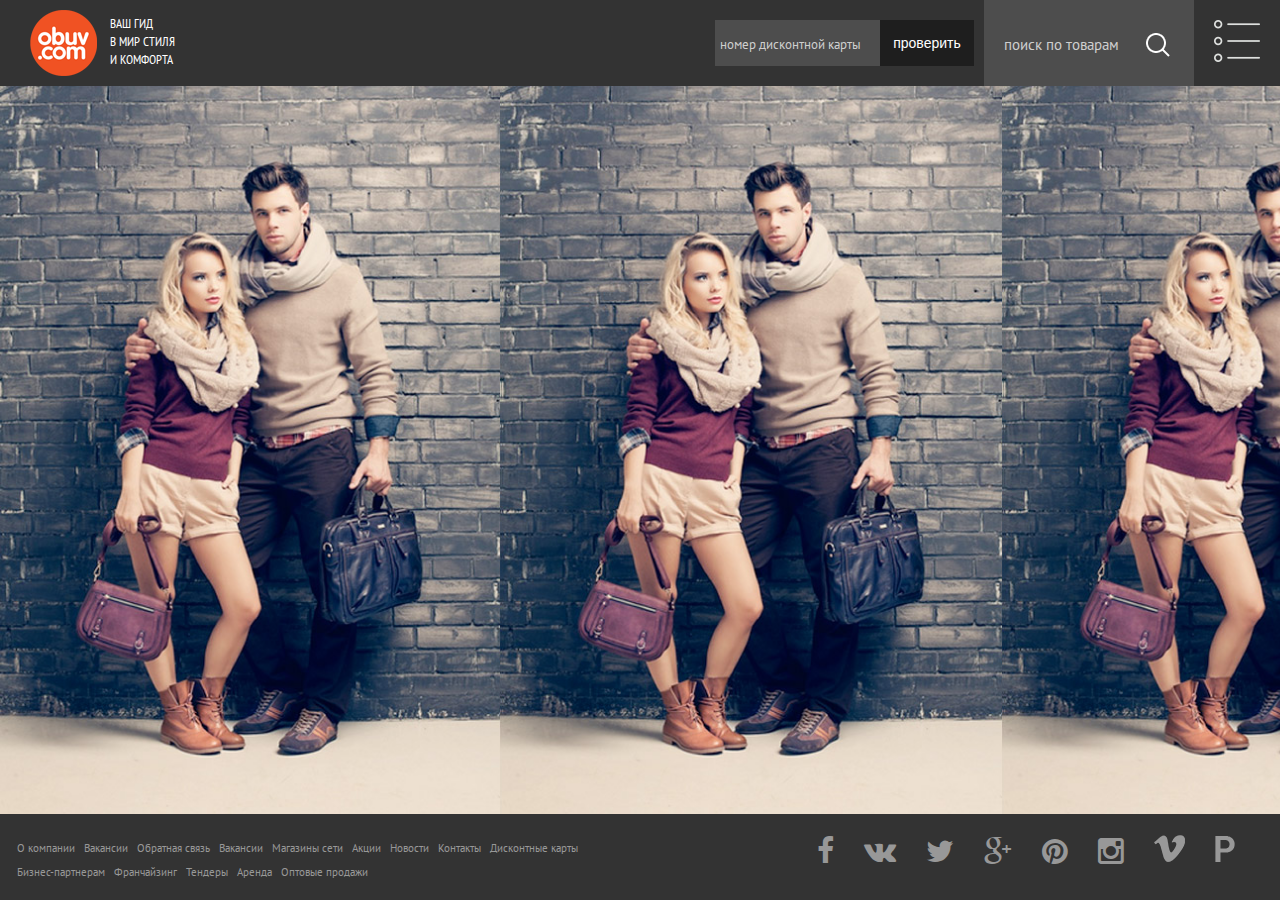
<file: photo.html>
<!doctype html>
<html>
<head>
	<meta charset="utf-8">
	<title>photo</title>
	<meta name="viewport" content="width=device-width">
	<!-- <meta name="viewport" content="width=1200"> -->
	<link href='http://fonts.googleapis.com/css?family=PT+Sans:400,700&subset=latin,cyrillic' rel='stylesheet' type='text/css'>
	<link href='http://fonts.googleapis.com/css?family=PT+Sans+Narrow:400,700&subset=latin,cyrillic' rel='stylesheet' type='text/css'>
	<link rel="stylesheet" media="screen" href="css/fotorama.css" >
	<link rel="stylesheet" media="screen" href="css/jquery-ui.css" >
	<link rel="stylesheet" media="screen" href="css/slick.css" >
	<link rel="stylesheet" media="screen" href="css/screen.css" >
	<link rel="stylesheet" media="screen" href="css/font-awesome.min.css" >
	<!--[if IE]><script src="js/html5shiv.js"></script><![endif]-->
</head>
<body>
<!-- BEGIN  out-->
<div class="out">
	<!-- BEGIN header -->
	<header class="header">
		<div class="header__topper">
			<div class="logo">
				<a href="#"></a>
				<p>Ваш гид<br> в мир стиля<br> и комфорта</p>
			</div>
			<a href="#" class="menu-link js-menu-link"></a>
			<div class="menu-wrap">
				<ul class="menu">
					<li><a href="#">Главная</a></li>
					<li><a href="#">О компании</a></li>
					<li><a href="#">Бизнес партнерам</a></li>
					<li><a href="#">Контакты</a></li>
					<li>
						<ul class="socials">
							<li><a href="#"><i class="fa fa-facebook"></i></a></li>
							<li><a href="#"><i class="fa fa-vk"></i></a></li>
							<li><a href="#"><i class="fa fa-twitter"></i></a></li>
							<li><a href="#"><i class="fa fa-google-plus"></i></a></li>
							<li><a href="#"><i class="fa fa-pinterest"></i></a></li>
							<li><a href="#"><i class="fa fa-instagram"></i></a></li>
							<li><a href="#"><img src="img/v-white.png" alt=""></a></li>
							<li><a href="#"><img src="img/p-white.png" alt=""></a></li>
						</ul>
					</li>
				</ul>
				<a href="#" class="close js-menu-close"></a>
			</div>
			<div class="search">
				<input type="text" placeholder="поиск по товарам">
				<button type="submit"></button>
			</div>
			<div class="check">
				<input type="text" placeholder="номер дисконтной карты">
				<button type="submit">проверить</button>
			</div>
		</div>	
	</header>
	<!-- END header -->
	
	<!-- BEGIN gallery -->
	<div class="gallery-wrap">
		<ul class="gallery">
			<li>
				<img src="img/pict7.jpg" alt="">
			</li>
			<li>
				<img src="img/pict7.jpg" alt="">
			</li>
			<li>
				<img src="img/pict7.jpg" alt="">
			</li>
			<li>
				<img src="img/pict7.jpg" alt="">
			</li>
			<li>
				<img src="img/pict7.jpg" alt="">
			</li>
			<li>
				<img src="img/pict7.jpg" alt="">
			</li>
		</ul>
	</div>
	
	<!-- END gallery -->
	
	<div class="push"></div>
</div>
<!-- END out-->
<!-- BEGIN footer -->
<footer class="footer">
	<nav class="footer__menu">
		<ul>
			<li><a href="#">О компании</a></li>
			<li><a href="#">Вакансии</a></li>
			<li><a href="#">Обратная связь</a></li>
			<li><a href="#">Вакансии</a></li>
			<li><a href="#">Магазины сети</a></li>
			<li><a href="#">Акции</a></li>
			<li><a href="#">Новости</a></li>
			<li><a href="#">Контакты</a></li>
			<li><a href="#">Дисконтные карты</a></li>
			<li><a href="#">Бизнес-партнерам</a></li>
			<li><a href="#">Франчайзинг</a></li>
			<li><a href="#">Тендеры</a></li>
			<li><a href="#">Аренда</a></li>
			<li><a href="#">Оптовые продажи</a></li>
		</ul>
	</nav>
	<ul class="footer__socials">
		<li><a href="#"><i class="fa fa-facebook"></i></a></li>
		<li><a href="#"><i class="fa fa-vk"></i></a></li>
		<li><a href="#"><i class="fa fa-twitter"></i></a></li>
		<li><a href="#"><i class="fa fa-google-plus"></i></a></li>
		<li><a href="#"><i class="fa fa-pinterest"></i></a></li>
		<li><a href="#"><i class="fa fa-instagram"></i></a></li>
		<li><a href="#"><i class="v"></i></a></li>
		<li><a href="#"><i class="p"></i></a></li>
	</ul>	
</footer>
<!-- END footer -->

<!-- load scripts -->

<script src="js/lib/head.js" data-headjs-load="js/init.js"></script>
<script src="http://api-maps.yandex.ru/2.1-dev/?lang=ru-RU&load=package.full" type="text/javascript"></script>
</body>
</html>
</file>
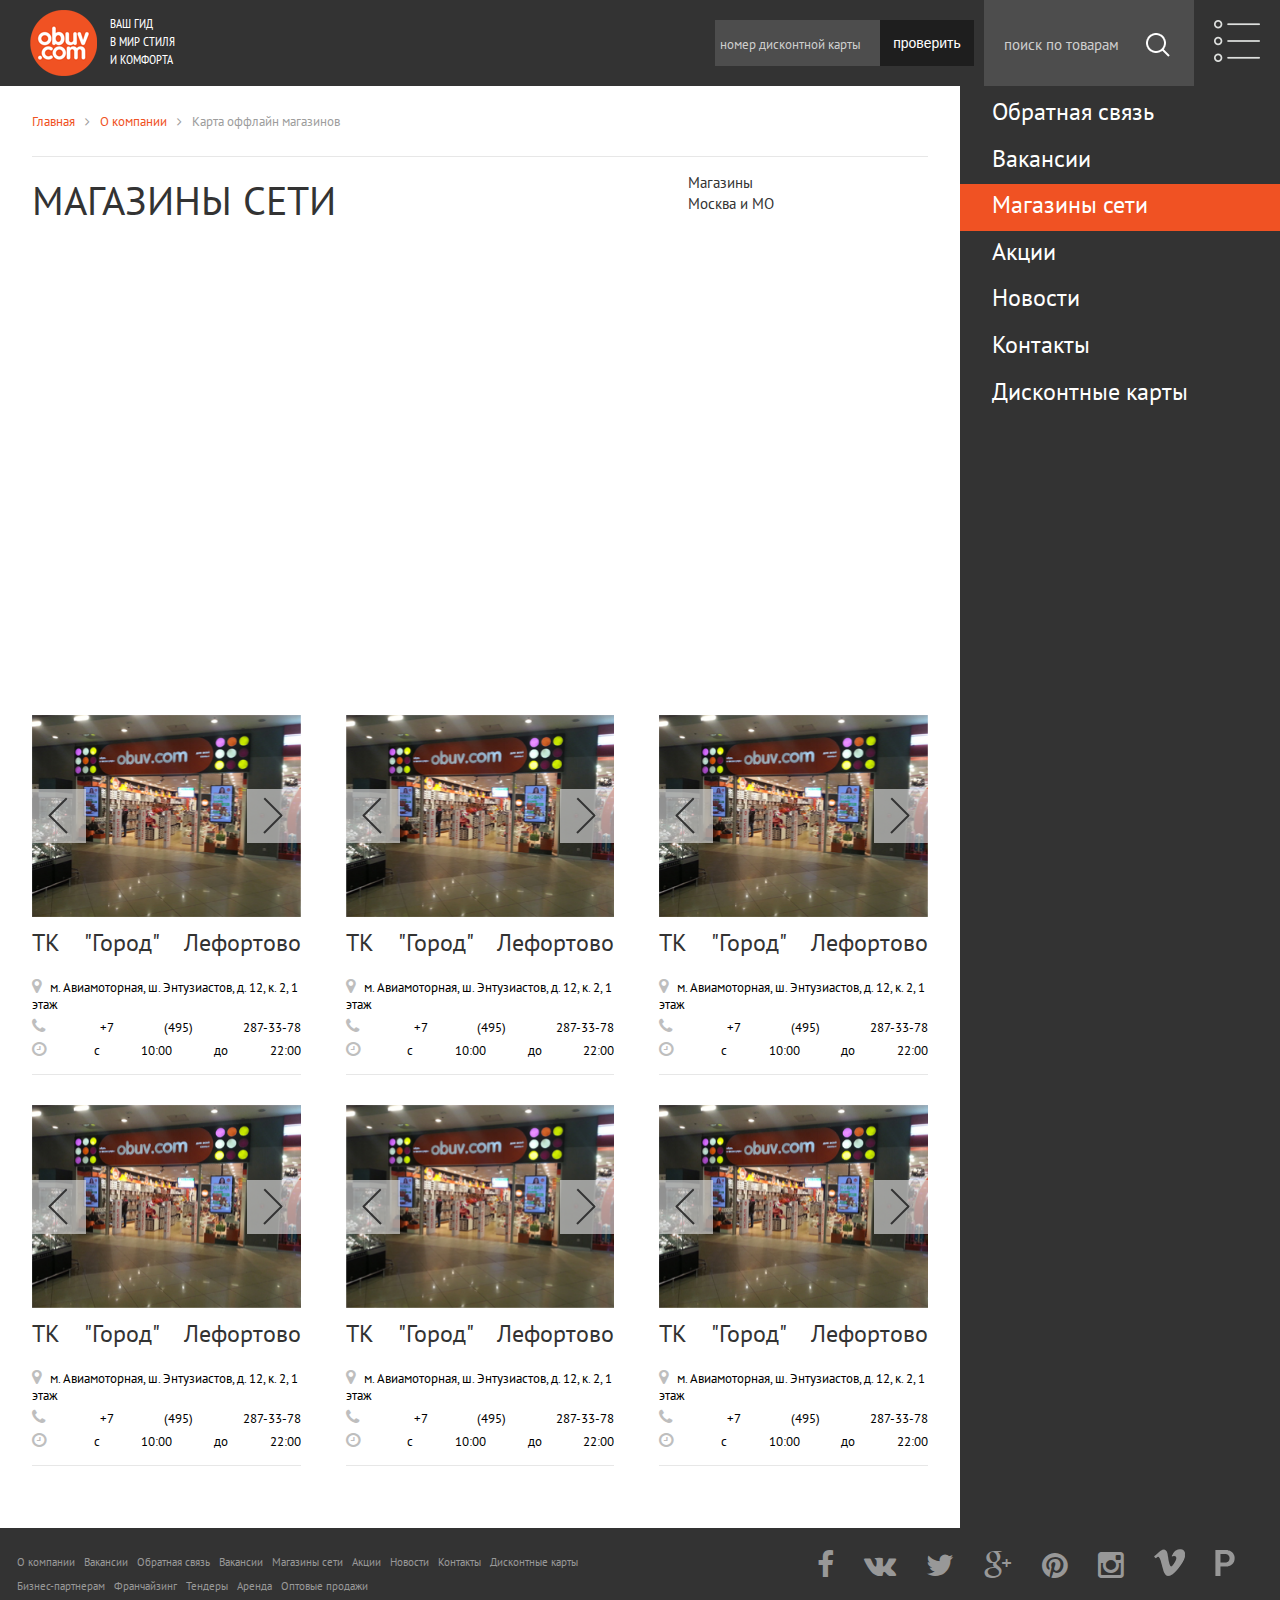
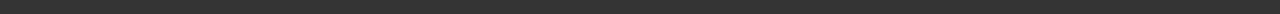
<file: shops.html>
<!doctype html>
<html>
<head>
	<meta charset="utf-8">
	<title>shops</title>
	<meta name="viewport" content="width=device-width">
	<!-- <meta name="viewport" content="width=1200"> -->
	<link href='http://fonts.googleapis.com/css?family=PT+Sans:400,700&subset=latin,cyrillic' rel='stylesheet' type='text/css'>
	<link href='http://fonts.googleapis.com/css?family=PT+Sans+Narrow:400,700&subset=latin,cyrillic' rel='stylesheet' type='text/css'>
	<link rel="stylesheet" media="screen" href="css/fotorama.css" >
	<link rel="stylesheet" media="screen" href="css/jquery-ui.css" >
	<link rel="stylesheet" media="screen" href="css/slick.css" >
	<link rel="stylesheet" media="screen" href="css/screen.css" >
	<link rel="stylesheet" media="screen" href="css/font-awesome.min.css" >
	<!--[if IE]><script src="js/html5shiv.js"></script><![endif]-->
</head>
<body>
<!-- BEGIN  out-->
<div class="out">
	<!-- BEGIN header -->
	<header class="header">
		<div class="header__topper">
			<div class="logo">
				<a href="#"></a>
				<p>Ваш гид<br> в мир стиля<br> и комфорта</p>
			</div>
			<a href="#" class="menu-link js-menu-link"></a>
			<div class="menu-wrap">
				<ul class="menu">
					<li><a href="#">Главная</a></li>
					<li><a href="#">О компании</a></li>
					<li><a href="#">Бизнес партнерам</a></li>
					<li><a href="#">Контакты</a></li>
					<li>
						<ul class="socials">
							<li><a href="#"><i class="fa fa-facebook"></i></a></li>
							<li><a href="#"><i class="fa fa-vk"></i></a></li>
							<li><a href="#"><i class="fa fa-twitter"></i></a></li>
							<li><a href="#"><i class="fa fa-google-plus"></i></a></li>
							<li><a href="#"><i class="fa fa-pinterest"></i></a></li>
							<li><a href="#"><i class="fa fa-instagram"></i></a></li>
							<li><a href="#"><img src="img/v-white.png" alt=""></a></li>
							<li><a href="#"><img src="img/p-white.png" alt=""></a></li>
						</ul>
					</li>
				</ul>
				<a href="#" class="close js-menu-close"></a>
			</div>
			<div class="search">
				<input type="text" placeholder="поиск по товарам">
				<button type="submit"></button>
			</div>
			<div class="check">
				<input type="text" placeholder="номер дисконтной карты">
				<button type="submit">проверить</button>
			</div>
		</div>	
	</header>
	<!-- END header -->
	<div class="container">
		<!-- BEGIN sidebar -->
		<aside class="sidebar">
			<nav class="aside-menu">
				<ul>
					<li><a href="#">Обратная связь</a></li>
					<li><a href="#">Вакансии</a></li>
					<li><a href="#" class="is-active">Магазины сети</a></li>
					<li><a href="#">Акции</a></li>
					<li><a href="#">Новости</a></li>
					<li><a href="#">Контакты</a></li>
					<li><a href="#">Дисконтные карты</a></li>
				</ul>
			</nav>
		</aside>
		<!-- END sidebar -->
		<!-- BEGIN main -->
		<section class="main">
			<div class="main__nav">
				<nav class="breadcrumbs">
					<ul class="breadcrumbs__list">
						<li class="fa"><a href="#">Главная</a></li>
						<li class="fa"><a href="#">О компании</a></li>
						<li class="fa"><a href="#">Карта оффлайн магазинов</a></li>
					</ul>
				</nav>
			</div>
			<div class="content">
				<div class="shops">
					<div class="shops__topper">
						<h1>Магазины сети</h1>
						<div class="shops-select">
							<div class="shops-select__title"><p>Магазины</p>Москва и МО</div>
							<input type="hidden">
							<ul class="shops-select__list">
								<li><a href="#"></a></li>
								<li><a href="#"></a></li>
								<li><a href="#"></a></li>
							</ul>
						</div>
					</div>
					<div class="shops__map">
						<div id="YMapsID" class="shops__map-inner"></div>	
					</div>
					<ul class="magazine">
						<li class="magazine__item">
							<div class="magazine__slider">
								<div class="slick">
									<div>
										<img src="img/pict5.png" alt="">
									</div>
									<div>
										<img src="img/pict6.png" alt="">
									</div>
								</div>
							</div>
							<div class="magazine__title">ТК "Город" Лефортово</div>
							<ul class="magazine__info">
								<li><i class="fa fa-map-marker"></i> м. Авиамоторная, ш. Энтузиастов, д. 12, к. 2, 1 этаж</li>
								<li><i class="fa fa-phone"></i> +7 (495) 287-33-78</li>
								<li><i class="fa fa-clock-o"></i> с 10:00 до 22:00</li>
							</ul>
						</li>
						<li class="magazine__item">
							<div class="magazine__slider">
								<div class="slick">
									<div>
										<img src="img/pict5.png" alt="">
									</div>
									<div>
										<img src="img/pict6.png" alt="">
									</div>
								</div>
							</div>
							<div class="magazine__title">ТК "Город" Лефортово</div>
							<ul class="magazine__info">
								<li><i class="fa fa-map-marker"></i> м. Авиамоторная, ш. Энтузиастов, д. 12, к. 2, 1 этаж</li>
								<li><i class="fa fa-phone"></i> +7 (495) 287-33-78</li>
								<li><i class="fa fa-clock-o"></i> с 10:00 до 22:00</li>
							</ul>
						</li>
						<li class="magazine__item">
							<div class="magazine__slider">
								<div class="slick">
									<div>
										<img src="img/pict5.png" alt="">
									</div>
									<div>
										<img src="img/pict6.png" alt="">
									</div>
								</div>
							</div>
							<div class="magazine__title">ТК "Город" Лефортово</div>
							<ul class="magazine__info">
								<li><i class="fa fa-map-marker"></i> м. Авиамоторная, ш. Энтузиастов, д. 12, к. 2, 1 этаж</li>
								<li><i class="fa fa-phone"></i> +7 (495) 287-33-78</li>
								<li><i class="fa fa-clock-o"></i> с 10:00 до 22:00</li>
							</ul>
						</li>
						<li class="magazine__item">
							<div class="magazine__slider">
								<div class="slick">
									<div>
										<img src="img/pict5.png" alt="">
									</div>
									<div>
										<img src="img/pict6.png" alt="">
									</div>
								</div>
							</div>
							<div class="magazine__title">ТК "Город" Лефортово</div>
							<ul class="magazine__info">
								<li><i class="fa fa-map-marker"></i> м. Авиамоторная, ш. Энтузиастов, д. 12, к. 2, 1 этаж</li>
								<li><i class="fa fa-phone"></i> +7 (495) 287-33-78</li>
								<li><i class="fa fa-clock-o"></i> с 10:00 до 22:00</li>
							</ul>
						</li>
						<li class="magazine__item">
							<div class="magazine__slider">
								<div class="slick">
									<div>
										<img src="img/pict5.png" alt="">
									</div>
									<div>
										<img src="img/pict6.png" alt="">
									</div>
								</div>
							</div>
							<div class="magazine__title">ТК "Город" Лефортово</div>
							<ul class="magazine__info">
								<li><i class="fa fa-map-marker"></i> м. Авиамоторная, ш. Энтузиастов, д. 12, к. 2, 1 этаж</li>
								<li><i class="fa fa-phone"></i> +7 (495) 287-33-78</li>
								<li><i class="fa fa-clock-o"></i> с 10:00 до 22:00</li>
							</ul>
						</li>
						<li class="magazine__item">
							<div class="magazine__slider">
								<div class="slick">
									<div>
										<img src="img/pict5.png" alt="">
									</div>
									<div>
										<img src="img/pict6.png" alt="">
									</div>
								</div>
							</div>
							<div class="magazine__title">ТК "Город" Лефортово</div>
							<ul class="magazine__info">
								<li><i class="fa fa-map-marker"></i> м. Авиамоторная, ш. Энтузиастов, д. 12, к. 2, 1 этаж</li>
								<li><i class="fa fa-phone"></i> +7 (495) 287-33-78</li>
								<li><i class="fa fa-clock-o"></i> с 10:00 до 22:00</li>
							</ul>
						</li>
					</ul>
				</div>
			</div>
		</section>
		<!-- END main -->
	</div>
	
	<div class="push"></div>
</div>
<!-- END out-->
<!-- BEGIN footer -->
<footer class="footer">
	<nav class="footer__menu">
		<ul>
			<li><a href="#">О компании</a></li>
			<li><a href="#">Вакансии</a></li>
			<li><a href="#">Обратная связь</a></li>
			<li><a href="#">Вакансии</a></li>
			<li><a href="#">Магазины сети</a></li>
			<li><a href="#">Акции</a></li>
			<li><a href="#">Новости</a></li>
			<li><a href="#">Контакты</a></li>
			<li><a href="#">Дисконтные карты</a></li>
			<li><a href="#">Бизнес-партнерам</a></li>
			<li><a href="#">Франчайзинг</a></li>
			<li><a href="#">Тендеры</a></li>
			<li><a href="#">Аренда</a></li>
			<li><a href="#">Оптовые продажи</a></li>
		</ul>
	</nav>
	<ul class="footer__socials">
		<li><a href="#"><i class="fa fa-facebook"></i></a></li>
		<li><a href="#"><i class="fa fa-vk"></i></a></li>
		<li><a href="#"><i class="fa fa-twitter"></i></a></li>
		<li><a href="#"><i class="fa fa-google-plus"></i></a></li>
		<li><a href="#"><i class="fa fa-pinterest"></i></a></li>
		<li><a href="#"><i class="fa fa-instagram"></i></a></li>
		<li><a href="#"><i class="v"></i></a></li>
		<li><a href="#"><i class="p"></i></a></li>
	</ul>	
</footer>
<!-- END footer -->

<!-- load scripts -->

<script src="js/lib/head.js" data-headjs-load="js/init.js"></script>
<script src="http://api-maps.yandex.ru/2.1-dev/?lang=ru-RU&load=package.full" type="text/javascript"></script>
</body>
</html>
</file>
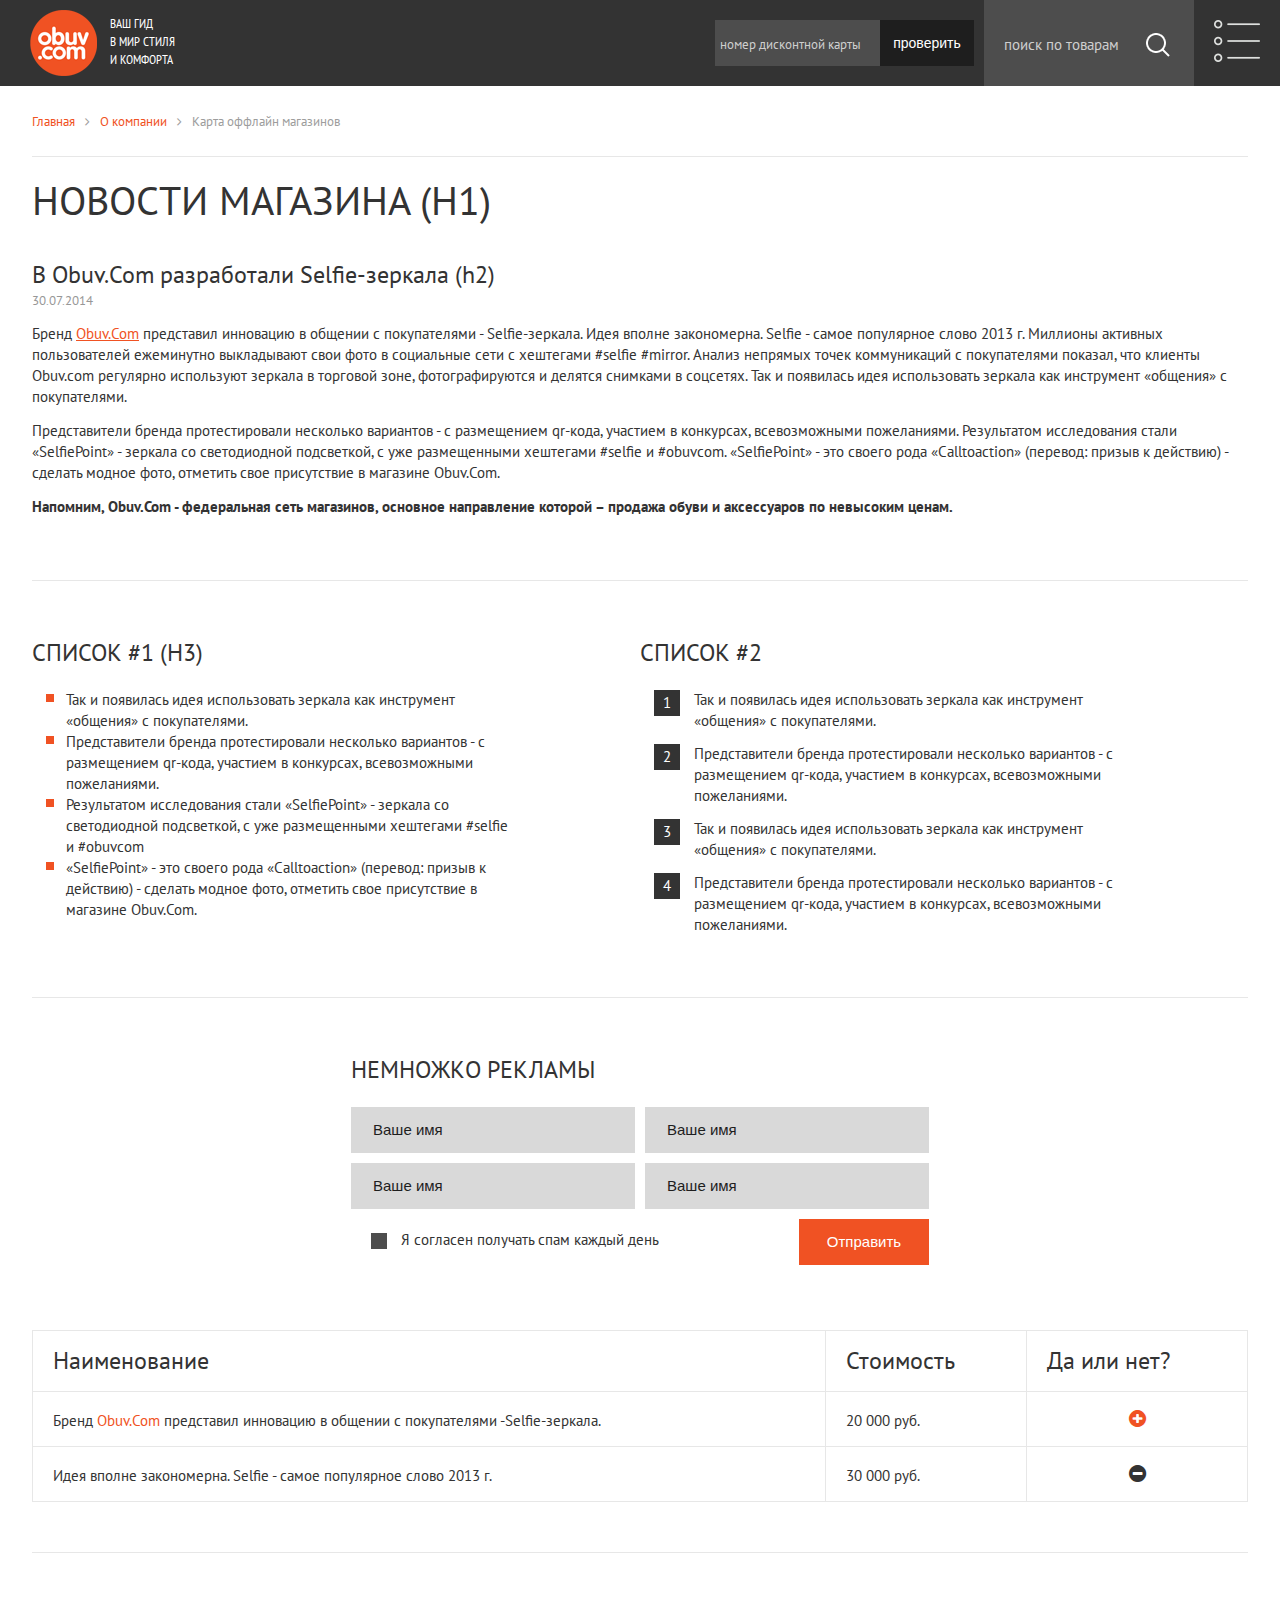
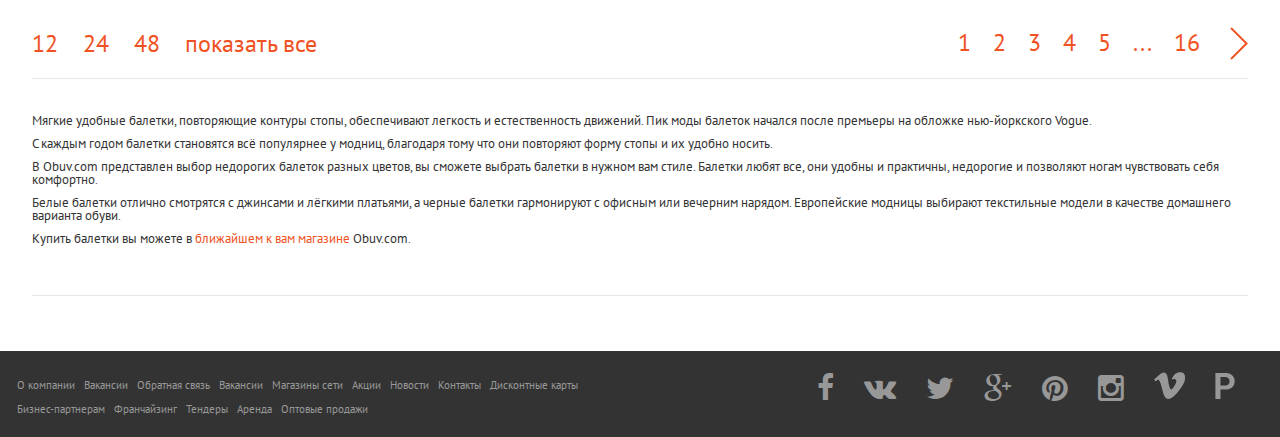
<file: typography.html>
<!doctype html>
<html>
<head>
	<meta charset="utf-8">
	<title>typography</title>
	<meta name="viewport" content="width=device-width">
	<!-- <meta name="viewport" content="width=1200"> -->
	<link href='http://fonts.googleapis.com/css?family=PT+Sans:400,700&subset=latin,cyrillic' rel='stylesheet' type='text/css'>
	<link href='http://fonts.googleapis.com/css?family=PT+Sans+Narrow:400,700&subset=latin,cyrillic' rel='stylesheet' type='text/css'>
	<link rel="stylesheet" media="screen" href="css/fotorama.css" >
	<link rel="stylesheet" media="screen" href="css/jquery-ui.css" >
	<link rel="stylesheet" media="screen" href="css/slick.css" >
	<link rel="stylesheet" media="screen" href="css/screen.css" >
	<link rel="stylesheet" media="screen" href="css/font-awesome.min.css" >
	<!--[if IE]><script src="js/html5shiv.js"></script><![endif]-->
</head>
<body>
<!-- BEGIN  out-->
<div class="out">
	<!-- BEGIN header -->
	<header class="header">
		<div class="header__topper">
			<div class="logo">
				<a href="#"></a>
				<p>Ваш гид<br> в мир стиля<br> и комфорта</p>
			</div>
			<a href="#" class="menu-link js-menu-link"></a>
			<div class="menu-wrap">
				<ul class="menu">
					<li><a href="#">Главная</a></li>
					<li><a href="#">О компании</a></li>
					<li><a href="#">Бизнес партнерам</a></li>
					<li><a href="#">Контакты</a></li>
					<li>
						<ul class="socials">
							<li><a href="#"><i class="fa fa-facebook"></i></a></li>
							<li><a href="#"><i class="fa fa-vk"></i></a></li>
							<li><a href="#"><i class="fa fa-twitter"></i></a></li>
							<li><a href="#"><i class="fa fa-google-plus"></i></a></li>
							<li><a href="#"><i class="fa fa-pinterest"></i></a></li>
							<li><a href="#"><i class="fa fa-instagram"></i></a></li>
							<li><a href="#"><img src="img/v-white.png" alt=""></a></li>
							<li><a href="#"><img src="img/p-white.png" alt=""></a></li>
						</ul>
					</li>
				</ul>
				<a href="#" class="close js-menu-close"></a>
			</div>
			<div class="search">
				<input type="text" placeholder="поиск по товарам">
				<button type="submit"></button>
			</div>
			<div class="check">
				<input type="text" placeholder="номер дисконтной карты">
				<button type="submit">проверить</button>
			</div>
		</div>	
	</header>
	<!-- END header -->
	<div class="container">
		<!-- BEGIN main -->
		<section class="main">
			<div class="main__nav">
				<nav class="breadcrumbs">
					<ul class="breadcrumbs__list">
						<li class="fa"><a href="#">Главная</a></li>
						<li class="fa"><a href="#">О компании</a></li>
						<li class="fa"><a href="#">Карта оффлайн магазинов</a></li>
					</ul>
				</nav>
			</div>
			<div class="content">
				<article>
					<h1>Новости магазина (h1)</h1>
					<h2>В Obuv.Com разработали Selfie-зеркала (h2)</h2>
					<p class="date">30.07.2014</p>
					<p>Бренд <a href="#">Obuv.Com</a> представил инновацию в общении с покупателями - Selfie-зеркала. Идея вполне закономерна. Selfie - самое популярное слово 2013 г. Миллионы активных пользователей ежеминутно выкладывают свои фото в социальные сети с хештегами #selfie #mirror. Анализ непрямых точек коммуникаций с покупателями показал, что клиенты Obuv.com регулярно используют зеркала в торговой зоне, фотографируются и делятся снимками в соцсетях. Так и появилась идея использовать зеркала как инструмент «общения» с покупателями. </p>
					<p>Представители бренда протестировали несколько вариантов - с размещением qr-кода, участием в конкурсах, всевозможными пожеланиями. Результатом исследования стали «SelfiePoint» - зеркала со светодиодной подсветкой, с уже размещенными хештегами #selfie и #obuvcom. «SelfiePoint» - это своего рода «Calltoaction» (перевод: призыв к действию) - сделать модное фото, отметить свое присутствие в магазине Obuv.Com. </p>
					<p><b>Напомним, Obuv.Com - федеральная сеть магазинов, основное направление которой – продажа обуви и аксессуаров по невысоким ценам.</b></p>
				</article>
				<article>
					<div class="col50">
						<h3>Список #1 (h3)</h3>
						<ul>
							<li>Так и появилась идея использовать зеркала как инструмент «общения» с покупателями.</li>
							<li>Представители бренда протестировали несколько вариантов - с размещением qr-кода, участием в конкурсах, всевозможными пожеланиями. </li>
							<li>Результатом исследования стали «SelfiePoint» - зеркала со светодиодной подсветкой, с уже размещенными хештегами #selfie и #obuvcom</li>
							<li>«SelfiePoint» - это своего рода «Calltoaction» (перевод: призыв к действию) - сделать модное фото, отметить свое присутствие в магазине Obuv.Com. </li>
						</ul>
					</div>
					<div class="col50">
						<h3>Список #2</h3>
						<ol>
							<li>Так и появилась идея использовать зеркала как инструмент «общения» с покупателями.</li>
							<li>Представители бренда протестировали несколько вариантов - с размещением qr-кода, участием в конкурсах, всевозможными пожеланиями.</li>
							<li>Так и появилась идея использовать зеркала как инструмент «общения» с покупателями.</li>
							<li>Представители бренда протестировали несколько вариантов - с размещением qr-кода, участием в конкурсах, всевозможными пожеланиями.</li>
						</ol>
					</div>
				</article>
				<div class="advert">
					<h3>Немножко рекламы</h3>
					<div class="advert__content">
						<label class="advert__input">
							<input type="text" placeholder="Ваше имя">
						</label>
						<label class="advert__input">
							<input type="text" placeholder="Ваше имя">
						</label>
						<label class="advert__input">
							<input type="text" placeholder="Ваше имя">
						</label>
						<label class="advert__input">
							<input type="text" placeholder="Ваше имя">
						</label>
						<div class="advert__bottom">
							<label class="checkbox">
								<input type="checkbox">
								<span>Я согласен получать спам каждый день</span>
							</label>
							<button type="submit" class="btn">Отправить</button>
						</div>
					</div>
				</div>
				<article>
					<table>
						<tr>
							<th>Наименование</th>
							<th>Стоимость</th>
							<th>Да или нет?</th>
						</tr>
						<tr>
							<td>Бренд <a href="#">Obuv.Com</a> представил инновацию в общении с покупателями -Selfie-зеркала.</td>
							<td>20 000 руб.</td>
							<td><i class="fa fa-plus-circle"></i></td>
						</tr>
						<tr>
							<td>Идея вполне закономерна. Selfie - самое популярное слово 2013 г. </td>
							<td>30 000 руб.</td>
							<td><i class="fa fa-minus-circle"></i></td>
						</tr>
					</table>
				</article>
				
				<div class="bottom-nav">
					<div class="number">
						<ul>
							<li><a href="#">12</a></li>
							<li><a href="#">24</a></li>
							<li><a href="#">48</a></li>
							<li><a href="#">показать все</a></li>
						</ul>
					</div>
					<nav class="pagination">
						<ul class="pagination__list">
							<li><a href="#">1</a></li>
							<li><a href="#">2</a></li>
							<li><a href="#">3</a></li>
							<li><a href="#">4</a></li>
							<li><a href="#">5</a></li>
							<li>...</li>
							<li><a href="#">16</a></li>
						</ul>
						<div class="pagination__next">
							<a href="#"></a>
						</div>
					</nav>
				</div>
				<article class="catalog-descr">
					<p>Мягкие удобные балетки, повторяющие контуры стопы, обеспечивают легкость и естественность движений. Пик моды балеток начался после премьеры на обложке нью-йоркского Vogue.</p>
					<p>С каждым годом балетки становятся всё популярнее у модниц, благодаря тому что они повторяют форму стопы и их удобно носить.</p>
					<p>В Obuv.com представлен выбор недорогих балеток разных цветов, вы сможете выбрать балетки в нужном вам стиле. Балетки любят все, они удобны и практичны, недорогие и позволяют ногам чувствовать себя комфортно.</p>
					<p>Белые балетки отлично смотрятся с джинсами и лёгкими платьями, а черные балетки гармонируют с офисным или вечерним нарядом. Европейские модницы выбирают текстильные модели в качестве домашнего варианта обуви. </p>
					<p>Купить балетки вы можете в <a href="#">ближайшем к вам магазине</a> Obuv.com.</p>
				</article>
		</section>
		<!-- END main -->
	</div>
	
	<div class="push"></div>
</div>
<!-- END out-->
<!-- BEGIN footer -->
<footer class="footer">
	<nav class="footer__menu">
		<ul>
			<li><a href="#">О компании</a></li>
			<li><a href="#">Вакансии</a></li>
			<li><a href="#">Обратная связь</a></li>
			<li><a href="#">Вакансии</a></li>
			<li><a href="#">Магазины сети</a></li>
			<li><a href="#">Акции</a></li>
			<li><a href="#">Новости</a></li>
			<li><a href="#">Контакты</a></li>
			<li><a href="#">Дисконтные карты</a></li>
			<li><a href="#">Бизнес-партнерам</a></li>
			<li><a href="#">Франчайзинг</a></li>
			<li><a href="#">Тендеры</a></li>
			<li><a href="#">Аренда</a></li>
			<li><a href="#">Оптовые продажи</a></li>
		</ul>
	</nav>
	<ul class="footer__socials">
		<li><a href="#"><i class="fa fa-facebook"></i></a></li>
		<li><a href="#"><i class="fa fa-vk"></i></a></li>
		<li><a href="#"><i class="fa fa-twitter"></i></a></li>
		<li><a href="#"><i class="fa fa-google-plus"></i></a></li>
		<li><a href="#"><i class="fa fa-pinterest"></i></a></li>
		<li><a href="#"><i class="fa fa-instagram"></i></a></li>
		<li><a href="#"><i class="v"></i></a></li>
		<li><a href="#"><i class="p"></i></a></li>
	</ul>	
</footer>
<!-- END footer -->

<!-- load scripts -->

<script src="js/lib/head.js" data-headjs-load="js/init.js"></script>
<script src="http://api-maps.yandex.ru/2.1-dev/?lang=ru-RU&load=package.full" type="text/javascript"></script>
</body>
</html>
</file>
<file: css/screen.css>
html, body, div, span, applet, object, iframe, h1, h2, h3, h4, h5, h6, p, blockquote, pre, a, abbr, acronym, address, big, cite, code, del, dfn, em, img, ins, kbd, q, s, samp, small, strike, strong, sub, sup, tt, var, b, u, i, center, dl, dt, dd, ol, ul, li, fieldset, form, label, legend, table, caption, tbody, tfoot, thead, tr, th, td, article, aside, canvas, details, embed, figure, figcaption, footer, header, hgroup, menu, nav, output, ruby, section, summary, time, mark, audio, video { margin: 0; padding: 0; border: 0; vertical-align: baseline; }

body, html { height: 100%; }

img, fieldset, a img { border: none; }

input[type="submit"], button { cursor: pointer; }
input[type="submit"]::-moz-focus-inner, button::-moz-focus-inner { padding: 0; border: 0; }

textarea { overflow: auto; }

input, button { margin: 0; padding: 0; border: 0; }

div, input, textarea, select, button, h1, h2, h3, h4, h5, h6, a, span, a:focus { outline: none; }

ul, ol { list-style-type: none; }

@media only screen and (min-device-width: 320px) and (max-device-width: 480px) { * { -webkit-text-size-adjust: none; } }
table { border-spacing: 0; border-collapse: collapse; width: 100%; }

@font-face { font-family: FontAwesome; src: url("fonts/fontawesome-webfont.eot"); src: url("fonts/fontawesome-webfont.eot?#iefix") format("embedded-opentype"), url("fonts/fontawesome-webfont.woff") format("woff"), url("fonts/fontawesome-webfont.ttf") format("truetype"); font-weight: normal; font-style: normal; }
body { min-width: 1000px; font-family: "PT Sans", sans-serif; -webkit-font-smoothing: antialiased; -moz-font-smoothing: antialiased; -ms-font-smoothing: antialiased; -o-font-smoothing: antialiased; font-size: 15px; line-height: 1.4; }

h1 { text-transform: uppercase; font-weight: normal; font-size: 40px; color: #333333; }

h2 { font-weight: normal; font-size: 24px; color: #333333; }

h3 { font-weight: normal; font-size: 24px; text-transform: uppercase; color: #333333; margin-bottom: 20px; }

.out { position: relative; min-height: 100%; height: auto !important; height: 100%; margin: 0 auto -86px; }

.push { height: 86px; }

.clr { *zoom: 1; }
.clr:after { content: " "; display: table; clear: both; }

.col50 { float: left; width: 50%; }

.col25 { float: left; width: 25%; }

.date { font-size: 13px; color: #979797; }

.container { *zoom: 1; background: #333333; }
.container:after { content: " "; display: table; clear: both; }

.content { padding: 0 32px; }

.header { background: #333333; }
.header__topper { *zoom: 1; padding: 0 0 0 30px; }
.header__topper:after { content: " "; display: table; clear: both; }

.logo { float: left; position: relative; margin-top: 10px; margin-bottom: 10px; margin-right: 60px; }
.logo a { float: left; background: url('../img/icons-sf25eac18bc.png') 0 -468px no-repeat; width: 67px; height: 66px; }
.logo p { float: left; margin-left: 13px; margin-top: 5px; font-size: 13px; font-family: "PT Sans Narrow", sans-serif; text-transform: uppercase; color: white; font-weight: normal; }
@media only screen and (max-width: 1440px) { .header .logo { margin-right: 15px; } }
.out_index .logo { float: none; display: inline-block; vertical-align: middle; margin-top: 0; margin-right: 0; margin-left: 150px; }
.out_index .logo a { background: url('../img/icons-sf25eac18bc.png') 0 -263px no-repeat; width: 195px; height: 195px; }
.out_index .logo p { margin-top: 27px; margin-left: 38px; line-height: 1.2; font-size: 40px; }

.search { position: relative; float: right; margin-left: 28px; font-size: 0; }
.search input[type="text"] { display: block; height: 86px; width: 314px; font-size: 20px; -moz-box-sizing: border-box; -webkit-box-sizing: border-box; box-sizing: border-box; font-family: "PT Sans", sans-serif; padding: 0 76px 0 38px; background: #4d4d4d; color: white; }
.search input[type="text"]:-ms-input-placeholder { color: #cfcfcf; font-size: 15px; }
.search input[type="text"]:-moz-placeholder { color: #cfcfcf; font-size: 15px; }
.search input[type="text"]::-moz-placeholder { color: #cfcfcf; font-size: 15px; }
.search input[type="text"]::-webkit-input-placeholder { color: #cfcfcf; font-size: 15px; }
.search input[type="text"]::placeholder { color: #cfcfcf; font-size: 15px; }
.search button { position: absolute; top: 33px; right: 39px; background: url('../img/icons-sf25eac18bc.png') 0 -923px no-repeat; width: 24px; height: 24px; }
@media only screen and (max-width: 1280px) { .search { margin-left: 10px; }
  .search input[type="text"] { width: 210px; padding: 0 42px 0 20px; }
  .search button { right: 24px; } }

.check { position: relative; padding: 20px 0; float: right; font-size: 0; }
.check input[type="text"] { display: inline-block; vertical-align: middle; height: 46px; width: 215px; background: #4d4d4d; font-size: 15px; font-family: "PT Sans", sans-serif; color: white; -moz-box-sizing: border-box; -webkit-box-sizing: border-box; box-sizing: border-box; padding: 0 21px; }
.check input[type="text"]:-ms-input-placeholder { color: #cfcfcf; font-size: 15px; }
.check input[type="text"]:-moz-placeholder { color: #cfcfcf; font-size: 15px; }
.check input[type="text"]::-moz-placeholder { color: #cfcfcf; font-size: 15px; }
.check input[type="text"]::-webkit-input-placeholder { color: #cfcfcf; font-size: 15px; }
.check input[type="text"]::placeholder { color: #cfcfcf; font-size: 15px; }
.check button { display: inline-block; vertical-align: middle; height: 46px; width: 130px; background: #1e1e1e; color: white; font-size: 15px; }
@media only screen and (max-width: 1280px) { .check input[type="text"] { width: 165px; padding: 0 5px; }
  .check input[type="text"]:-ms-input-placeholder { font-size: 13px; }
  .check input[type="text"]:-moz-placeholder { font-size: 13px; }
  .check input[type="text"]::-moz-placeholder { font-size: 13px; }
  .check input[type="text"]::-webkit-input-placeholder { font-size: 13px; }
  .check input[type="text"]::placeholder { font-size: 13px; }
  .check button { width: 94px; font-size: 14px; } }

.banner { position: relative; background-attachment: fixed; background-repeat: no-repeat; background-size: cover; background-position: 50% 0%; z-index: 1; cursor: pointer; }
.banner:before { content: ""; display: inline-block; width: 0; height: 100%; vertical-align: middle; }

.nav { position: absolute; top: 0; left: 0; right: 0; z-index: 2; }
.nav__topper { *zoom: 1; }
.nav__topper:after { content: " "; display: table; clear: both; }
.nav__left { float: left; }
.nav__right { float: right; }
.nav__right a { float: left; height: 86px; line-height: 86px; text-decoration: none; color: white; text-transform: uppercase; font-family: "PT Sans", sans-serif; font-size: 50px; }
.nav__right a.catalog-link { padding: 0 20px 0 40px; background: #f05223; }
.nav__right a.actions-link { padding: 0 20px 0 30px; background: #333333; }

.menu-link { position: relative; float: right; width: 86px; height: 86px; background: #333333; }
.menu-link:before { content: ""; position: absolute; top: 20px; left: 20px; background: url('../img/icons-sf25eac18bc.png') 0 -544px no-repeat; width: 46px; height: 42px; }
.out_index .menu-link { position: relative; display: block; float: none; }

.menu-wrap { position: absolute; top: 0; left: 0; right: 0; height: 86px; background: #333333; -moz-transition: opacity 250ms; -o-transition: opacity 250ms; -webkit-transition: opacity 250ms; transition: opacity 250ms; visibility: hidden; opacity: 0; z-index: 3; }
.menu-wrap.is-open { opacity: 1; visibility: visible; }

.close { display: block; background: url('../img/icons-sf25eac18bc.png') 0 -175px no-repeat; width: 48px; height: 48px; }
.menu-wrap .close { float: right; margin-top: 19px; margin-right: 23px; }
.list-wrap .close { position: absolute; top: 19px; right: 23px; }

.menu { float: left; *zoom: 1; }
.menu:after { content: " "; display: table; clear: both; }
.menu > li { float: left; padding-left: 83px; }
@media only screen and (max-width: 1780px) { .menu > li { padding-left: 40px; } }
@media only screen and (max-width: 1280px) { .menu > li { padding-left: 25px; } }
.menu > li:first-child { padding-left: 60px; }
@media only screen and (max-width: 1760px) { .menu > li:first-child { padding-left: 30px; } }
.menu > li a { display: block; height: 86px; line-height: 86px; color: white; font-size: 30px; font-family: "PT Sans", sans-serif; text-transform: uppercase; text-decoration: none; }
@media only screen and (max-width: 1560px) { .menu > li a { font-size: 26px; } }
@media only screen and (max-width: 1366px) { .menu > li a { font-size: 25px; } }
@media only screen and (max-width: 1280px) { .menu > li a { font-size: 20px; } }

.socials { *zoom: 1; }
.socials:after { content: " "; display: table; clear: both; }
.socials li { float: left; padding-left: 50px; }
.socials li a img { position: relative; }
@media only screen and (max-width: 1780px) { .socials li { padding-left: 35px; } }
@media only screen and (max-width: 1560px) { .socials li { padding-left: 30px; }
  .socials li a img { height: 25px; top: 2px; } }
@media only screen and (max-width: 1366px) { .socials li { padding-left: 23px; } }
@media only screen and (max-width: 1280px) { .socials li { padding-left: 15px; }
  .socials li a img { height: 20px; } }

.list-wrap { *zoom: 1; position: relative; top: -86px; background: #f05223; z-index: 2; -moz-transition: opacity 250ms; -o-transition: opacity 250ms; -webkit-transition: opacity 250ms; transition: opacity 250ms; visibility: hidden; opacity: 0; }
.list-wrap:after { content: " "; display: table; clear: both; }
.list-wrap.is-open { opacity: 1; visibility: visible; }

.list { position: relative; background: #f05223; *zoom: 1; }
.list:after { content: " "; display: table; clear: both; }
.list > li { float: left; }
.list > li:first-child .list__link { padding: 0 50px 0 60px; }
@media only screen and (max-width: 1560px) { .list > li:first-child .list__link { padding: 0 35px 0 40px; } }
@media only screen and (max-width: 1280px) { .list > li:first-child .list__link { padding: 0 25px 0 30px; } }
.list > li.is-open .list__link { background: white; color: #333333; }
.list > li.is-open .sublist { display: block; }
.list__link { display: block; padding: 0 50px; height: 86px; line-height: 86px; font-family: "PT Sans", sans-serif; color: white; text-decoration: none; text-transform: uppercase; font-size: 30px; -moz-transition: background 200ms; -o-transition: background 200ms; -webkit-transition: background 200ms; transition: background 200ms; }
.list__link:hover { background: white; color: #333333; }
@media only screen and (max-width: 1560px) { .list__link { padding: 0 35px; } }
@media only screen and (max-width: 1440px) { .list__link { font-size: 25px; } }
@media only screen and (max-width: 1280px) { .list__link { padding: 0 25px; font-size: 21px; } }

.sublist { display: none; position: absolute; top: 86px; left: 0; right: 0; background: white; padding: 38px 0; z-index: 99; }
.sublist__col { float: left; width: 50%; padding-left: 3%; *zoom: 1; -moz-box-sizing: border-box; -webkit-box-sizing: border-box; box-sizing: border-box; }
.sublist__col:after { content: " "; display: table; clear: both; }
.sublist__title { float: left; width: 22%; font-size: 21px; text-transform: uppercase; color: #333333; }
.sublist__content { *zoom: 1; float: left; width: 78%; }
.sublist__content:after { content: " "; display: table; clear: both; }
.sublist__links { float: left; width: 25%; }
.sublist__links li a { display: inline-block; padding: 4px 12px; text-decoration: none; color: #333333; font-size: 15px; text-transform: none; }
.sublist__links li a:hover { background: #f05223; color: white; }
@media only screen and (max-width: 1280px) { .sublist__links li a { font-size: 13px; } }

.breadcrumbs { float: left; }
.breadcrumbs__list { font-size: 0; height: 70px; line-height: 70px; }
.breadcrumbs__list li { position: relative; display: inline-block; vertical-align: middle; padding-left: 25px; }
.breadcrumbs__list li:before { content: "\f105"; position: absolute; top: 0px; left: 10px; font-family: FontAwesome; line-height: 1; -webkit-font-smoothing: antialiased; -moz-osx-font-smoothing: grayscale; font-size: 13px; color: #9d9d9d; }
.breadcrumbs__list li a { font-size: 13px; color: #f05223; font-family: "PT Sans", sans-serif; text-decoration: none; }
.breadcrumbs__list li a:hover { text-decoration: underline; }
.breadcrumbs__list li:first-child { padding-left: 0; }
.breadcrumbs__list li:first-child:before { content: ""; }
.breadcrumbs__list li:last-child a { color: #9d9d9d; }

.back { position: relative; float: right; margin-top: 15px; text-decoration: none; padding-left: 38px; color: #f05223; font-size: 24px; }
.back:before { content: ""; position: absolute; top: 0; left: 0; background: url('../img/icons-sf25eac18bc.png') 0 -112px no-repeat; width: 18px; height: 33px; }

.footer { position: relative; *zoom: 1; height: 86px; background: #333333; padding: 0 45px 0 30px; }
.footer:after { content: " "; display: table; clear: both; }
.footer__menu { float: left; width: 50%; }
.footer__menu ul { *zoom: 1; margin-left: -22px; padding-top: 22px; }
.footer__menu ul:after { content: " "; display: table; clear: both; }
.footer__menu ul li { float: left; margin-left: 22px; margin-bottom: 3px; }
.footer__menu ul li a { color: #989898; text-decoration: none; font-size: 13px; font-family: "PT Sans", sans-serif; }
@media only screen and (max-width: 1366px) { .footer__menu ul li { margin-left: 9px; }
  .footer__menu ul li a { font-size: 12px; } }
@media only screen and (max-width: 1280px) { .footer__menu ul li a { font-size: 11px; } }
@media only screen and (max-width: 1024px) { .footer__menu ul { padding-top: 7px; } }
.footer__socials { float: right; *zoom: 1; }
.footer__socials:after { content: " "; display: table; clear: both; }
.footer__socials li { float: left; margin-left: 35px; }
.footer__socials li a { line-height: 86px; }
.footer__socials li a i { font-size: 30px; color: #989898; }
@media only screen and (max-width: 1366px) { .footer__socials li { margin-left: 30px; } }

.v { display: inline-block; background: url('../img/icons-sf25eac18bc.png') 0 -1413px no-repeat; width: 31px; height: 27px; }
.v.v_white { background: url('../img/icons-sf25eac18bc.png') 0 -1376px no-repeat; width: 31px; height: 27px; }

.p { display: inline-block; background: url('../img/icons-sf25eac18bc.png') 0 -790px no-repeat; width: 20px; height: 26px; }
.p.p_white { background: url('../img/icons-sf25eac18bc.png') 0 -754px no-repeat; width: 20px; height: 26px; }

.select { position: absolute; top: 0; left: 0; right: 0; bottom: 0; }
.select.is-open .select__dropdown { visibility: visible; opacity: 1; z-index: 2; }
.select.is-open .select__title:after { background: url('../img/icons-sf25eac18bc.png') 0 -980px no-repeat; width: 23px; height: 13px; }
.select__title { position: relative; font-size: 24px; padding: 10px 0 10px 20%; color: white; background: #333333; text-transform: uppercase; cursor: pointer; z-index: 2; -webkit-touch-callout: none; -webkit-user-select: none; -khtml-user-select: none; -moz-user-select: none; -ms-user-select: none; user-select: none; }
.select__title p { font-family: "PT Sans", sans-serif; font-size: 14px; }
.select__title:before { content: ""; position: absolute; top: 10px; left: 20px; background: url('../img/icons-sf25eac18bc.png') 0 -1084px no-repeat; width: 31px; height: 48px; }
.select__title:after { content: ""; position: absolute; top: 30px; right: 10px; background: url('../img/icons-sf25eac18bc.png') 0 -1003px no-repeat; width: 23px; height: 13px; }
@media only screen and (max-width: 1280px) { .select__title:before { left: 10px; } }
.select__dropdown { opacity: 0; z-index: -1; visibility: hidden; position: absolute; top: 72px; bottom: 0; left: 0; right: 0px; padding: 30px; background-color: rgba(51, 51, 51, 0.85); }
.shops-select .select__dropdown { height: 500px; bottom: auto; }
@media only screen and (max-width: 1366px) { .select__dropdown { padding: 20px; } }
.select__in { position: absolute; top: 30px; bottom: 30px; left: 30px; right: 30px; overflow: auto; }
.select__list { padding-right: 30px; }
.select__item { border-bottom: 1px dotted #e7e7e7; margin-bottom: 25px; }
.select__item ul li { margin-bottom: 15px; }
.select__item ul li a { text-decoration: none; color: white; text-transform: uppercase; font-size: 14px; }
.select__item ul li a:hover { color: #f05223; }
.select__letter { font-size: 24px; color: white; margin-bottom: 10px; }

.shops-select { position: relative; width: 290px; padding-top: 8px; float: left; z-index: 9; }
@media only screen and (max-width: 1280px) { .shops-select { width: 240px; } }
.shops-select .select { position: relative; top: auto; left: auto; right: auto; bottom: auto; }
@media only screen and (max-width: 1280px) { .shops-select .select__title { font-size: 17px; }
  .shops-select .select__title p { font-size: 10px; } }

.l { *zoom: 1; }
.l:after { content: " "; display: table; clear: both; }
.l .l-col1 { float: left; width: 20%; }
.l .l-col2 { float: right; width: 70%; }

.main { overflow: hidden; background: white; min-height: 510px; }
.main__nav, .main .bottom-nav { margin: 0 32px 15px; height: 70px; border-bottom: 1px solid #e7e7e7; }

.bottom-nav { margin: 0 0 15px !important; }

.m-shops, .m-news { height: 0; -moz-box-sizing: border-box; -webkit-box-sizing: border-box; box-sizing: border-box; padding-bottom: 125%; }

.m-actions, .m-video, .lookbook { padding-bottom: 62.5%; height: 0; }

.m-shops { position: relative; }
.m-shops__topper { position: absolute; top: 0; left: 0; right: 0; z-index: 2; }
.m-shops__content { position: absolute; top: 0; right: 0; left: 0; bottom: 0; z-index: 1; }
.m-shops__map { position: relative; height: 100%; width: 100%; }

.m-news { position: relative; background: #333333; }
.m-news__title { position: relative; padding-left: 85px; padding-top: 25px; margin-bottom: 12%; font-size: 24px; color: white; text-transform: uppercase; }
.m-news__title:before { content: ""; position: absolute; top: 15px; left: 36px; background: url('../img/icons-sf25eac18bc.png') 0 -596px no-repeat; width: 34px; height: 51px; }
@media only screen and (max-width: 1366px) { .m-news__title { padding-left: 60px; margin-bottom: 6%; }
  .m-news__title:before { left: 13px; } }
.m-news__list { padding: 0 10%; }
.m-news__list li { *zoom: 1; }
.m-news__list li:after { content: " "; display: table; clear: both; }
@media only screen and (max-width: 1780px) { .m-news__list { padding: 0 5%; } }
.m-news__date { float: left; padding: 0 10px; margin-right: 10px; height: 29px; line-height: 29px; color: white; background: #f05223; }
@media only screen and (max-width: 1560px) { .m-news__date { font-size: 13px; padding: 0 5px; } }
@media only screen and (max-width: 1366px) { .m-news__date { padding: 0 5px; } }
@media only screen and (max-width: 1280px) { .m-news__date { height: 25px; line-height: 25px; font-size: 11px; } }
@media only screen and (max-width: 1024px) { .m-news__date { font-size: 9px; height: 24px; line-height: 24px; } }
.m-news__link { display: block; padding-top: 5px; margin-bottom: 20px; font-family: "PT Sans", sans-serif; color: white; text-decoration: none; }
@media only screen and (max-width: 1760px) { .m-news__link { font-size: 14px; } }
@media only screen and (max-width: 1560px) { .m-news__link { font-size: 12px; margin-bottom: 15px; } }
@media only screen and (max-width: 1366px) { .m-news__link { font-size: 11px; } }
@media only screen and (max-width: 1280px) { .m-news__link { font-size: 9px; margin-bottom: 12px; } }
@media only screen and (max-width: 1024px) { .m-news__link { margin-bottom: 10px; } }

.more { position: absolute; bottom: 19px; right: 17px; padding: 0 10px; height: 29px; line-height: 29px; color: white; text-decoration: none; background: #f05223; }

.m-actions { position: relative; background: white; padding-right: 0; padding-left: 6.25%; overflow: hidden; }
.m-actions:hover .overlay { opacity: 1; }
.m-actions__parallax { position: absolute; top: 0; right: 0; left: 0; bottom: 0; width: 100%; height: 100%; margin: -5%; padding: 5%; }
.m-actions .overlay { z-index: 1; }
.m-actions__in { position: relative; padding: 0 50px; height: 100%; z-index: 2; }
.m-actions__title { position: relative; padding-left: 50px; padding-top: 22px; margin-bottom: 10%; font-size: 24px; color: #333333; text-transform: uppercase; }
.m-actions__title:before { content: ""; position: absolute; top: 14px; left: 0; background: url('../img/icons-sf25eac18bc.png') 0 0 no-repeat; width: 19px; height: 46px; }
@media only screen and (max-width: 1366px) { .m-actions__title { margin-bottom: 5%; } }
@media only screen and (max-width: 1280px) { .m-actions__title { margin-bottom: 2%; } }
.m-actions__content article { padding-top: 40px; float: left; border-bottom: none; }
.m-actions__content article p { margin-bottom: 10px; width: 40%; }
.m-actions__content article img { float: right; max-width: 50%; }
@media only screen and (max-width: 1366px) { .m-actions__content article { padding-top: 20px; }
  .m-actions__content article p { width: 50%; } }
@media only screen and (max-width: 1280px) { .m-actions__content article { padding-top: 15px; }
  .m-actions__content article p { font-size: 13px; } }

.lookbook { position: relative; }
.lookbook a { position: absolute; top: 0; left: 0; right: 0; bottom: 0; width: 100%; height: 100%; overflow: hidden; }
.lookbook a img { width: 100%; height: 100%; -moz-transition: all 400ms; -o-transition: all 400ms; -webkit-transition: all 400ms; transition: all 400ms; -moz-transform: translate3d(0, 0, 0); -ms-transform: translate3d(0, 0, 0); -webkit-transform: translate3d(0, 0, 0); transform: translate3d(0, 0, 0); -ms-transform: scale(1); -webkit-transform: scale(1); transform: scale(1); }
.lookbook a:hover img { -ms-transform: scale(1.03); -webkit-transform: scale(1.03); transform: scale(1.03); }
.lookbook a:hover .overlay { opacity: 1; }

.parallax-wrap { position: relative; margin: -5%; width: 110%; height: 115%; }

.parallax { position: absolute; top: 0 !important; left: 0 !important; right: 0; bottom: 0; }

.overlay { position: absolute; top: 0; left: 0; right: 0; bottom: 0; background: rgba(65, 60, 57, 0.5); -moz-transition: opacity 400ms; -o-transition: opacity 400ms; -webkit-transition: opacity 400ms; transition: opacity 400ms; opacity: 0; z-index: 2; }

.m-video { position: relative; }
.m-video__container { position: absolute; top: 0; left: 0; right: 0; bottom: 0; z-index: 1; background: url(../img/pict2.jpg); background-repeat: no-repeat; background-size: cover; background-position: 50% 0%; }
.m-video__btn { position: absolute; top: 50%; left: 50%; margin: -112px 0 0 -112px; width: 224px; height: 224px; border-radius: 50%; text-align: center; background: rgba(255, 255, 255, 0.5); z-index: 2; }
.m-video__btn:before { content: ""; display: inline-block; width: 0; height: 100%; vertical-align: middle; }
.m-video__btn i { display: inline-block; vertical-align: middle; background: url('../img/icons-sf25eac18bc.png') 0 -871px no-repeat; width: 39px; height: 42px; }

.anim { opacity: 0; -ms-transform: scale(0.2); -webkit-transform: scale(0.2); transform: scale(0.2); -moz-transition: all 800ms; -o-transition: all 800ms; -webkit-transition: all 800ms; transition: all 800ms; -moz-transform: translate3d(0, 0, 0); -ms-transform: translate3d(0, 0, 0); -webkit-transform: translate3d(0, 0, 0); transform: translate3d(0, 0, 0); }
@media only screen and (max-width: 1024px) { .anim { opacity: 1; -ms-transform: scale(1); -webkit-transform: scale(1); transform: scale(1); } }
.anim.is-loaded { opacity: 1; -ms-transform: scale(1); -webkit-transform: scale(1); transform: scale(1); }

.anim1 { -moz-transform: translate(-100px, 0px); -ms-transform: translate(-100px, 0px); -webkit-transform: translate(-100px, 0px); transform: translate(-100px, 0px); }
@media only screen and (max-width: 1024px) { .anim1 { -moz-transform: translate(0px, 0px); -ms-transform: translate(0px, 0px); -webkit-transform: translate(0px, 0px); transform: translate(0px, 0px); } }

.anim2 { -moz-transform: translate(200px, -50px); -ms-transform: translate(200px, -50px); -webkit-transform: translate(200px, -50px); transform: translate(200px, -50px); }
@media only screen and (max-width: 1024px) { .anim2 { -moz-transform: translate(0px, 0px); -ms-transform: translate(0px, 0px); -webkit-transform: translate(0px, 0px); transform: translate(0px, 0px); } }

.anim3 { -moz-transform: translate(250px, 100px); -ms-transform: translate(250px, 100px); -webkit-transform: translate(250px, 100px); transform: translate(250px, 100px); }
@media only screen and (max-width: 1024px) { .anim3 { -moz-transform: translate(0px, 0px); -ms-transform: translate(0px, 0px); -webkit-transform: translate(0px, 0px); transform: translate(0px, 0px); } }

.anim4 { -moz-transform: translate(-150px, 50px); -ms-transform: translate(-150px, 50px); -webkit-transform: translate(-150px, 50px); transform: translate(-150px, 50px); }
@media only screen and (max-width: 1024px) { .anim4 { -moz-transform: translate(0px, 0px); -ms-transform: translate(0px, 0px); -webkit-transform: translate(0px, 0px); transform: translate(0px, 0px); } }

.anim5 { -moz-transform: translate(150px, 200px); -ms-transform: translate(150px, 200px); -webkit-transform: translate(150px, 200px); transform: translate(150px, 200px); }
@media only screen and (max-width: 1024px) { .anim5 { -moz-transform: translate(0px, 0px); -ms-transform: translate(0px, 0px); -webkit-transform: translate(0px, 0px); transform: translate(0px, 0px); } }

.item { position: relative; *zoom: 1; }
.item:after { content: " "; display: table; clear: both; }
.item__like { position: absolute; top: 0; left: 0; width: 54px; margin-right: 5%; z-index: 10; }
.item__gallery { float: left; width: 50%; padding-right: 5%; margin-bottom: 50px; padding-left: 11%; -moz-box-sizing: border-box; -webkit-box-sizing: border-box; box-sizing: border-box; }
.item__info { float: right; width: 47%; }
.item__topper { *zoom: 1; margin-bottom: 40px; }
.item__topper:after { content: " "; display: table; clear: both; }
.item__title { float: left; }
.item__title h1 { font-size: 30px; color: #333333; font-weight: normal; }
.item__size { margin-bottom: 45px; }
.item__size > p { margin-bottom: 5px; font-size: 15px; color: #888888; }
.item__size ul { *zoom: 1; }
.item__size ul:after { content: " "; display: table; clear: both; }
.item__size ul li { float: left; margin-right: 6px; width: 46px; height: 46px; line-height: 46px; background: #d9d9d9; text-align: center; font-family: "PT Sans Narrow", sans-serif; color: #333333; font-size: 24px; }

.price { float: right; font-size: 24px; color: #f05223; line-height: 1; text-align: right; }
.item .price { font-size: 30px; padding-right: 40px; }
.price span { font-size: 13px; color: #333333; }
@media only screen and (max-width: 1280px) { .price { font-size: 20px; } }

.tabs { position: relative; width: 545px; }
@media only screen and (max-width: 1280px) { .tabs { width: 100%; } }
.tabs__nav { *zoom: 1; }
.tabs__nav:after { content: " "; display: table; clear: both; }
.tabs__nav li { float: left; margin-left: 6px; }
.tabs__nav li:first-child { margin-left: 0; }
.tabs__link { display: block; padding: 0 30px; height: 46px; line-height: 46px; text-decoration: none; color: white; font-size: 21px; text-transform: uppercase; background: #333333; }
.tabs__link.is-active { background: #f05223; }
@media only screen and (max-width: 1280px) { .tabs__link { padding: 0 25px; height: 36px; line-height: 36px; font-size: 18px; } }
.tabs__container { padding: 25px 6px; }

.table-list { display: table; width: 100%; border-collapse: collapse; }
.table-list li { display: table-row; border-top: 1px dotted #e7e7e7; }
.table-list li:first-child { border-top: none; }
.table-list li > div { display: table-cell; width: 60%; padding: 2px 0; color: #333333; }
.table-list li > div:first-child { width: 40%; color: #888888; }

.percent { width: 54px; height: 54px; line-height: 54px; background: #f05223; text-align: center; font-size: 0; }

.percent-icon { display: inline-block; vertical-align: middle; background: url('../img/icons-sf25eac18bc.png') 0 -826px no-repeat; width: 35px; height: 35px; }

.like { width: 54px; height: 54px; line-height: 50px; text-align: center; background: #d9d9d9 url(../img/heart.png) 50% 50% no-repeat; color: white; font-size: 12px; }
.like.like_orange { background: #d9d9d9 url(../img/heart-orange.png) 50% 50% no-repeat; }

.similar { margin-bottom: 45px; }
.similar__title { height: 65px; line-height: 65px; margin-bottom: 22px; padding: 0 50px; background: #e7e7e7; font-size: 30px; color: #333333; }
.similar__list { padding: 0 28px; text-align: justify; line-height: 0; font-size: 1px; text-justify: newspaper; zoom: 1; text-align-last: justify; }
.similar__list:after { content: ""; display: inline-block; width: 100%; height: 0px; visibility: hidden; overflow: hidden; }
.similar__list li { display: inline-block; line-height: normal; vertical-align: top; font-size: 15px; width: 20%; }

.artikul { font-size: 13px; color: #9d9d9d; }

.block { position: relative; }
.block__likes { position: absolute; top: 0; right: 0; z-index: 2; }
.block__img { display: block; height: 200px; line-height: 200px; margin-bottom: 45px; text-align: center; vertical-align: bottom; }
.block__img img { display: inline-block; vertical-align: bottom; max-height: 100%; }
@media only screen and (max-width: 1280px) { .block__img { height: 200px; line-height: 200px; } }
.block__footer { *zoom: 1; }
.block__footer:after { content: " "; display: table; clear: both; }
.block__left { float: left; width: 80%; }
.block__right { float: right; width: 20%; }
.block__link { font-size: 24px; color: #333333; text-decoration: none; }
@media only screen and (max-width: 1280px) { .block__link { font-size: 20px; } }

.catalog { text-align: justify; line-height: 0; font-size: 1px; text-justify: newspaper; zoom: 1; text-align-last: justify; margin-bottom: -32px; }
.catalog:after { content: ""; display: inline-block; width: 100%; height: 0px; visibility: hidden; overflow: hidden; }
.catalog__item { display: inline-block; line-height: normal; vertical-align: top; font-size: 15px; width: 23%; padding-bottom: 10px; border-bottom: 1px solid #e7e7e7; margin-bottom: 32px; }
.catalog__item .block__img img { width: 210px; }
@media only screen and (max-width: 1200px) { .catalog__item { width: 30%; } }

.pagination { float: right; }
.pagination__list { *zoom: 1; float: left; }
.pagination__list:after { content: " "; display: table; clear: both; }
.pagination__list li { float: left; color: #f05223; font-size: 24px; margin-left: 22px; line-height: 70px; }
.pagination__list li a { display: inline-block; font-size: 24px; color: #f05223; text-decoration: none; }
.pagination__list li a:hover { color: #333333; }
.pagination__list li a.is-active { color: #333333; }
.pagination__next { float: left; margin-left: 30px; height: 70px; line-height: 70px; }
.pagination__next a { display: inline-block; vertical-align: middle; background: url('../img/icons-sf25eac18bc.png') 0 -711px no-repeat; width: 18px; height: 33px; }

.number { float: left; }
.number ul { *zoom: 1; }
.number ul:after { content: " "; display: table; clear: both; }
.number ul li { float: left; height: 70px; line-height: 70px; margin-right: 25px; }
.number ul li a { display: inline-block; vertical-align: middle; font-size: 24px; color: #f05223; text-decoration: none; }
.number ul li a:hover { color: #333333; }

.catalog-descr { padding: 20px 32px 40px; font-size: 13px; line-height: 1; color: #333333; }
.catalog-descr p { margin-bottom: 10px; }
.catalog-descr a { text-decoration: none; color: #f05223; }

article.catalog-descr { padding: 20px 0 40px; }

.sidebar { float: right; width: 25%; background: #333333; }

.filters { padding: 40px 10%; }
@media only screen and (max-width: 1366px) { .filters { padding: 35px 8%; } }
@media only screen and (max-width: 1280px) { .filters { padding: 30px 5%; } }
.filters__item { margin-bottom: 30px; }
.filters__title { display: block; margin-bottom: 12px; font-size: 24px; color: white; }
@media only screen and (max-width: 1440px) { .filters__title { font-size: 20px; } }
@media only screen and (max-width: 1280px) { .filters__title { font-size: 18px; } }
.filters__wrap { *zoom: 1; margin-left: -6px; }
.filters__wrap:after { content: " "; display: table; clear: both; }

.range-slider__topper { vertical-align: middle; margin-bottom: 32px; color: white; }
.range-slider__topper span, .range-slider__topper input { display: inline-block; vertical-align: middle; margin-bottom: 0; }
.range-slider__topper input { width: 80px; height: 46px; margin-left: 10px; margin-right: 10px; -moz-box-sizing: border-box; -webkit-box-sizing: border-box; box-sizing: border-box; background: #4d4d4d; text-align: center; font-size: 24px; color: white; }
@media only screen and (max-width: 1440px) { .range-slider__topper input { width: 70px; } }
@media only screen and (max-width: 1280px) { .range-slider__topper input { width: 63px; height: 36px; font-size: 20px; } }

.checkbox { position: relative; display: block; margin-bottom: 12px; }
.checkbox input { display: inline-block; opacity: 0; width: 16px; height: 16px; }
.checkbox input + span { position: relative; padding-left: 10px; font-size: 15px; color: white; -webkit-touch-callout: none; -webkit-user-select: none; -khtml-user-select: none; -moz-user-select: none; -ms-user-select: none; user-select: none; }
.checkbox input + span:before { content: ""; position: absolute; top: 3px; left: -20px; width: 16px; height: 16px; background: #4d4d4d; }
.checkbox input:checked + span { color: #f05223; }
.checkbox input:checked + span:before { background: #f05223; }
.checkbox input:checked + span:after { content: ""; position: absolute; top: 5px; left: -18px; background: url('../img/icons-sf25eac18bc.png') 0 -155px no-repeat; width: 13px; height: 10px; }

.checkbox-size { position: relative; float: left; width: 46px; height: 46px; margin-left: 6px; margin-bottom: 6px; }
.checkbox-size input { opacity: 0; display: block; width: 46px; height: 46px; }
.checkbox-size input + span { position: absolute; top: 0; left: 0; width: 46px; height: 46px; line-height: 46px; text-align: center; font-size: 24px; color: white; background: #4d4d4d; cursor: pointer; }
.checkbox-size input:checked + span { background: #f05223; }

.checkbox-color { position: relative; float: left; width: 46px; height: 46px; margin-left: 6px; margin-bottom: 6px; }
.checkbox-color input { opacity: 0; display: block; width: 46px; height: 46px; }
.checkbox-color input + span { position: absolute; top: 0; left: 0; width: 46px; height: 46px; background-repeat: no-repeat; background-size: cover; background-position: 50% 0%; cursor: pointer; }
.checkbox-color input:checked + span:before { content: ""; position: absolute; top: 2px; left: 2px; width: 0px; height: 0px; border-style: solid; border-width: 32px 32px 0 0; border-color: #333333 transparent transparent transparent; }
.checkbox-color input:checked + span:after { content: ""; position: absolute; top: 5px; left: 5px; background: url('../img/icons-sf25eac18bc.png') 0 -155px no-repeat; width: 13px; height: 10px; }

.subscribe { padding-top: 10px; color: white; }
.subscribe p { font-size: 13px; margin-bottom: 15px; }
.subscribe__title { position: relative; padding-left: 50px; margin-bottom: 15px; font-size: 24px; }
.subscribe__title:before { content: ""; position: absolute; top: 0; left: 0; background: url('../img/icons-sf25eac18bc.png') 0 -1330px no-repeat; width: 36px; height: 36px; }
.subscribe .check { float: none; }
.subscribe .check input { width: 70%; }
.subscribe .check button { width: 30%; background: #f05223; }
@media only screen and (max-width: 1560px) { .subscribe .check button { font-size: 13px; } }
@media only screen and (max-width: 1440px) { .subscribe .check input { width: 65%; }
  .subscribe .check button { width: 35%; font-size: 12px; } }
@media only screen and (max-width: 1280px) { .subscribe .check input { width: 60%; }
  .subscribe .check button { width: 40%; } }

.aside-menu { padding-top: 5px; }
.aside-menu a { display: block; padding: 4px 10% 9px; text-decoration: none; font-size: 24px; color: white; }
.aside-menu a:hover { background: #4d4d4d; }
.aside-menu a.is-active { background: #f05223; }

.shops__topper { *zoom: 1; margin-bottom: 10px; }
.shops__topper:after { content: " "; display: table; clear: both; }
.shops__topper h1 { float: left; }
.shops__topper .shops-select { float: right; padding-top: 0; }
.shops__topper .shops-select .shops-select__title { color: #333333; }
.shops__topper .shops-select .shops-select__title:before { background: url('../img/icons-sf25eac18bc.png') 0 -1026px no-repeat; width: 31px; height: 48px; }
.shops__topper .shops-select .shops-select__title:after { background: url('../img/icons-sf25eac18bc.png') 0 -957px no-repeat; width: 23px; height: 13px; }
.shops__map { position: relative; margin: 0 -32px 0px; }
.shops__map-inner { height: 445px; }

.magazine { padding: 50px 18px; text-align: justify; line-height: 0; font-size: 1px; text-justify: newspaper; zoom: 1; text-align-last: justify; }
.magazine:after { content: ""; display: inline-block; width: 100%; height: 0px; visibility: hidden; overflow: hidden; }
@media only screen and (max-width: 1280px) { .magazine { padding: 32px 0; } }
.magazine__item { display: inline-block; line-height: normal; vertical-align: top; font-size: 15px; width: 30%; padding-bottom: 10px; border-bottom: 1px solid #e7e7e7; margin-bottom: 30px; }
.magazine__title { text-align: left; margin-bottom: 20px; font-size: 24px; color: #333333; }
.magazine__info { text-align: left; font-size: 13px; }
.magazine__info li { margin-bottom: 5px; }
.magazine__info i { display: inline-block; color: #bebebe; font-size: 17px; margin-right: 5px; }

.slick-prev, .slick-next { position: absolute; top: 50%; left: 0; margin-top: -27px; width: 54px; height: 54px; background-color: rgba(217, 217, 217, 0.66); font-size: 0; }
.slick-prev:before, .slick-next:before { content: ""; position: absolute; top: 8px; left: 16px; background: url('../img/icons-sf25eac18bc.png') 0 -1283px no-repeat; width: 20px; height: 37px; }
.slick-prev:hover, .slick-next:hover { background: #f05223; }
.slick-prev:hover:before, .slick-next:hover:before { background: url('../img/icons-sf25eac18bc.png') 0 -1236px no-repeat; width: 20px; height: 37px; }

.slick-next { left: auto; right: 0; }
.slick-next:before { content: ""; position: absolute; top: 8px; left: 16px; background: url('../img/icons-sf25eac18bc.png') 0 -1189px no-repeat; width: 20px; height: 37px; }
.slick-next:hover:before { background: url('../img/icons-sf25eac18bc.png') 0 -1142px no-repeat; width: 20px; height: 37px; }

article { *zoom: 1; font-size: 15px; color: #333333; padding-bottom: 50px; border-bottom: 1px solid #e7e7e7; margin-bottom: 55px; }
article:after { content: " "; display: table; clear: both; }
article a { color: #f05223; }
article h1 { margin-bottom: 30px; }
article p { margin-bottom: 13px; }
article .col50 { -moz-box-sizing: border-box; -webkit-box-sizing: border-box; box-sizing: border-box; padding-right: 10%; }
article ul { padding-left: 14px; }
article ul li { position: relative; padding-left: 20px; }
article ul li:before { content: ""; position: absolute; top: 5px; left: 0; width: 8px; height: 8px; background: #f05223; }
article ol { padding-left: 14px; counter-reset: list; }
article ol li { position: relative; margin-bottom: 12px; padding-left: 40px; }
article ol li:before { content: counter(list); counter-increment: list; position: absolute; top: 1px; left: 0; width: 26px; height: 26px; line-height: 26px; background: #333333; text-align: center; color: white; }
article table { border-collapse: collapse; border: 1px solid #e7e7e7; }
article table th { text-align: left; font-weight: normal; padding: 13px 20px; font-size: 24px; border: 1px solid #e7e7e7; }
article table td { padding: 13px 20px; border: 1px solid #e7e7e7; }
article table td:last-child { text-align: center; font-size: 20px; }
article table td i.fa-plus-circle { color: #f05223; }
article table td a { text-decoration: none; }

.advert { width: 578px; margin: 0 auto 55px; }
.advert__content { margin-left: -10px; *zoom: 1; }
.advert__content:after { content: " "; display: table; clear: both; }
.advert__input { width: 284px; float: left; margin-bottom: 10px; margin-left: 10px; }
.advert__input input { display: block; width: 100%; height: 46px; padding: 0 20px; color: #1e1e1e; font-size: 15px; -moz-box-sizing: border-box; -webkit-box-sizing: border-box; box-sizing: border-box; background: #d9d9d9; border: 2px solid #d9d9d9; }
.advert__input input:-ms-input-placeholder { color: #1e1e1e; }
.advert__input input:-moz-placeholder { color: #1e1e1e; }
.advert__input input::-moz-placeholder { color: #1e1e1e; }
.advert__input input::-webkit-input-placeholder { color: #1e1e1e; }
.advert__input input::placeholder { color: #1e1e1e; }
.advert__input input:focus { background: white; border-color: #f05223; }
.advert__bottom { padding-left: 30px; padding-bottom: 10px; *zoom: 1; }
.advert__bottom:after { content: " "; display: table; clear: both; }
.advert__bottom .checkbox { margin-top: 10px; float: left; }
.advert__bottom .checkbox input + span { color: #333333; }

.btn { float: right; width: 130px; height: 46px; background: #f05223; color: white; font-size: 15px; }

.gallery-wrap { overflow: auto; position: absolute; top: 86px; left: 0; right: 0; bottom: 86px; }

.gallery { font-size: 0; height: 100%; white-space: nowrap; }
.gallery li { display: inline-block; height: 100%; font-size: 0; }
.gallery li img { display: block; height: 100%; width: auto; }

.m-news.news_bl .m-news__title:before { left: 30px; background: url('../img/icons-sf25eac18bc.png') 0 -657px no-repeat; width: 13px; height: 44px; }
.m-news.news_bl .m-news__list { padding: 0px 4%; }

.m-actions:hover .overlay { opacity: 0; }
.m-actions.action_bl { position: relative; padding-left: 0; }
.m-actions.action_bl .m-actions__in { padding: 0 10%; z-index: 4; }
.m-actions.action_bl .m-actions__in:before { content: ""; width: auto; height: auto; display: block; position: absolute; top: 16px; right: 16px; bottom: 16px; left: 16px; z-index: 3; border: 1px solid rgba(255, 255, 255, 0.3); }
.m-actions.action_bl .m-actions__in.action_boot { background: url(../img/pict8.jpg) no-repeat; background-repeat: no-repeat; background-size: cover; background-position: 50% 0%; }
.m-actions.action_bl .m-actions__in.action_bag { background: url(../img/pict9.jpg) no-repeat; background-repeat: no-repeat; background-size: cover; background-position: 50% 0%; }
.m-actions.action_bl .m-actions__in:hover .overlay { opacity: 1; }
.m-actions.action_bl .m-actions__in:hover .layer .border.top, .m-actions.action_bl .m-actions__in:hover .layer .border.bottom { width: 100%; }
.m-actions.action_bl .m-actions__in:hover .layer .border.left, .m-actions.action_bl .m-actions__in:hover .layer .border.right { height: 100%; }
.m-actions.action_bl .m-actions__in .more { right: 50%; margin-right: -50px; bottom: 10%; z-index: 4; }
.m-actions.action_bl .m-actions__title { margin-bottom: 0; padding-top: 25px; padding-left: 95px; padding-bottom: 15px; background: #333333; color: white; }
.m-actions.action_bl .m-actions__title:before { left: 50px; background: url('../img/icons-sf25eac18bc.png') 0 -56px no-repeat; width: 19px; height: 46px; }
.m-actions.action_bl .m-actions__wrap { position: absolute; top: 73px; right: 0; left: 0; bottom: 0; }
.m-actions.action_bl .m-actions__wrap .col50 { position: absolute; top: 0; right: 0; bottom: 0; }
.m-actions.action_bl .m-actions__wrap .col50:first-child { right: 50%; }
.m-actions.action_bl .m-actions__content { padding: 20% 12% 0; position: relative; z-index: 3; *zoom: 1; }
.m-actions.action_bl .m-actions__content:after { content: " "; display: table; clear: both; }
@media only screen and (max-width: 1366px) { .m-actions.action_bl .m-actions__content { padding: 15% 10% 0; } }
@media only screen and (max-width: 1280px) { .m-actions.action_bl .m-actions__content { padding: 15% 5% 0; } }
@media only screen and (max-width: 1200px) { .m-actions.action_bl .m-actions__content { padding: 10% 0 0; } }
.m-actions.action_bl .m-actions__content h2 { color: white; }
@media only screen and (max-width: 1560px) { .m-actions.action_bl .m-actions__content h2 { font-size: 20px; } }
@media only screen and (max-width: 1280px) { .m-actions.action_bl .m-actions__content h2 { font-size: 18px; } }
.m-actions.action_bl .m-actions__content .date { color: white; }
.m-actions.action_bl .m-actions__content article { margin-bottom: 0; padding-bottom: 0; }
.m-actions.action_bl .m-actions__content article p { color: white; width: 100%; }
@media only screen and (max-width: 1366px) { .m-actions.action_bl .m-actions__content article p { font-size: 13px; } }
@media only screen and (max-width: 1200px) { .m-actions.action_bl .m-actions__content article p { font-size: 11px; } }

.layer { display: block; position: absolute; top: 0; left: 0; right: 0; bottom: 0; z-index: 2; -moz-transition: 0.3 ease-in-out; -o-transition: 0.3 ease-in-out; -webkit-transition: 0.3 ease-in-out; transition: 0.3 ease-in-out; }
.layer .border { position: absolute; -webkit-transition: all 800ms cubic-bezier(0.77, 0, 0.175, 1); -moz-transition: all 800ms cubic-bezier(0.77, 0, 0.175, 1); -ms-transition: all 800ms cubic-bezier(0.77, 0, 0.175, 1); -o-transition: all 800ms cubic-bezier(0.77, 0, 0.175, 1); transition: all 800ms cubic-bezier(0.77, 0, 0.175, 1); background: white; }
.layer .border.top { width: 0; height: 16px; top: 0; right: 0; }
.layer .border.left { width: 16px; height: 0; left: 0; right: 0; }
.layer .border.right { width: 16px; height: 0; right: 0; bottom: 0; }
.layer .border.bottom { width: 0; height: 16px; bottom: 0; left: 0; }
</file>
<file: css/fotorama.css>
/*!
 * Fotorama 4.6.0 | http://fotorama.io/license/
 */
.fotorama__arr:focus:after,.fotorama__fullscreen-icon:focus:after,.fotorama__html,.fotorama__img,.fotorama__nav__frame:focus .fotorama__dot:after,.fotorama__nav__frame:focus .fotorama__thumb:after,.fotorama__stage__frame,.fotorama__stage__shaft,.fotorama__video iframe{position:absolute;width:100%;height:100%;top:0;right:0;left:0;bottom:0}.fotorama--fullscreen,.fotorama__img{max-width:99999px!important;max-height:99999px!important;min-width:0!important;min-height:0!important;border-radius:0!important;box-shadow:none!important;padding:0!important}.fotorama__wrap .fotorama__grab{cursor:move;cursor:-webkit-grab;cursor:-o-grab;cursor:-ms-grab;cursor:grab}.fotorama__grabbing *{cursor:move;cursor:-webkit-grabbing;cursor:-o-grabbing;cursor:-ms-grabbing;cursor:grabbing}.fotorama__spinner{position:absolute!important;top:50%!important;left:50%!important}.fotorama__wrap--css3 .fotorama__arr,.fotorama__wrap--css3 .fotorama__fullscreen-icon,.fotorama__wrap--css3 .fotorama__nav__shaft,.fotorama__wrap--css3 .fotorama__stage__shaft,.fotorama__wrap--css3 .fotorama__thumb-border,.fotorama__wrap--css3 .fotorama__video-close,.fotorama__wrap--css3 .fotorama__video-play{-webkit-transform:translate3d(0,0,0);transform:translate3d(0,0,0)}.fotorama__caption,.fotorama__nav:after,.fotorama__nav:before,.fotorama__stage:after,.fotorama__stage:before,.fotorama__wrap--css3 .fotorama__html,.fotorama__wrap--css3 .fotorama__nav,.fotorama__wrap--css3 .fotorama__spinner,.fotorama__wrap--css3 .fotorama__stage,.fotorama__wrap--css3 .fotorama__stage .fotorama__img,.fotorama__wrap--css3 .fotorama__stage__frame{-webkit-transform:translateZ(0);transform:translateZ(0)}.fotorama__arr:focus,.fotorama__fullscreen-icon:focus,.fotorama__nav__frame{outline:0}.fotorama__arr:focus:after,.fotorama__fullscreen-icon:focus:after,.fotorama__nav__frame:focus .fotorama__dot:after,.fotorama__nav__frame:focus .fotorama__thumb:after{content:'';border-radius:inherit;background-color:rgba(0,175,234,.5)}.fotorama__wrap--video .fotorama__stage,.fotorama__wrap--video .fotorama__stage__frame--video,.fotorama__wrap--video .fotorama__stage__frame--video .fotorama__html,.fotorama__wrap--video .fotorama__stage__frame--video .fotorama__img,.fotorama__wrap--video .fotorama__stage__shaft{-webkit-transform:none!important;transform:none!important}.fotorama__wrap--css3 .fotorama__nav__shaft,.fotorama__wrap--css3 .fotorama__stage__shaft,.fotorama__wrap--css3 .fotorama__thumb-border{transition-property:-webkit-transform,width;transition-property:transform,width;transition-timing-function:cubic-bezier(0.1,0,.25,1);transition-duration:0ms}.fotorama__arr,.fotorama__fullscreen-icon,.fotorama__no-select,.fotorama__video-close,.fotorama__video-play,.fotorama__wrap{-webkit-user-select:none;-moz-user-select:none;-ms-user-select:none;user-select:none}.fotorama__select{-webkit-user-select:text;-moz-user-select:text;-ms-user-select:text;user-select:text}.fotorama__nav,.fotorama__nav__frame{margin:auto;padding:0}.fotorama__caption__wrap,.fotorama__nav__frame,.fotorama__nav__shaft{-moz-box-orient:vertical;display:inline-block;vertical-align:middle;*display:inline;*zoom:1}.fotorama__wrap *{box-sizing:content-box}.fotorama__caption__wrap{box-sizing:border-box}.fotorama--hidden,.fotorama__load{position:absolute;left:-99999px;top:-99999px;z-index:-1}.fotorama__arr,.fotorama__fullscreen-icon,.fotorama__nav,.fotorama__nav__frame,.fotorama__nav__shaft,.fotorama__stage__frame,.fotorama__stage__shaft,.fotorama__video-close,.fotorama__video-play{-webkit-tap-highlight-color:transparent}.fotorama__arr,.fotorama__fullscreen-icon,.fotorama__video-close,.fotorama__video-play{background:url(fotorama.png) no-repeat}@media (-webkit-min-device-pixel-ratio:1.5),(min-resolution:2dppx){.fotorama__arr,.fotorama__fullscreen-icon,.fotorama__video-close,.fotorama__video-play{background:url(fotorama@2x.png) no-repeat;background-size:96px 160px}}.fotorama__thumb{background-color:#7f7f7f;background-color:rgba(127,127,127,.2)}@media print{.fotorama__arr,.fotorama__fullscreen-icon,.fotorama__thumb-border,.fotorama__video-close,.fotorama__video-play{background:none!important}}.fotorama{min-width:1px;overflow:hidden}.fotorama:not(.fotorama--unobtrusive)>:not(:first-child){display:none}.fullscreen{width:100%!important;height:100%!important;max-width:100%!important;max-height:100%!important;margin:0!important;padding:0!important;overflow:hidden!important;background:#000}.fotorama--fullscreen{position:absolute!important;top:0!important;left:0!important;right:0!important;bottom:0!important;float:none!important;z-index:2147483647!important;background:#000;width:100%!important;height:100%!important;margin:0!important}.fotorama--fullscreen .fotorama__nav,.fotorama--fullscreen .fotorama__stage{background:#000}.fotorama__wrap{-webkit-text-size-adjust:100%;position:relative;direction:ltr;z-index:0}.fotorama__wrap--rtl .fotorama__stage__frame{direction:rtl}.fotorama__nav,.fotorama__stage{overflow:hidden;position:relative;max-width:100%}.fotorama__wrap--pan-y{-ms-touch-action:pan-y}.fotorama__wrap .fotorama__pointer{cursor:pointer}.fotorama__wrap--slide .fotorama__stage__frame{opacity:1!important}.fotorama__stage__frame{overflow:hidden}.fotorama__stage__frame.fotorama__active{z-index:8}.fotorama__wrap--fade .fotorama__stage__frame{display:none}.fotorama__wrap--fade .fotorama__fade-front,.fotorama__wrap--fade .fotorama__fade-rear,.fotorama__wrap--fade .fotorama__stage__frame.fotorama__active{display:block;left:0;top:0}.fotorama__wrap--fade .fotorama__fade-front{z-index:8}.fotorama__wrap--fade .fotorama__fade-rear{z-index:7}.fotorama__wrap--fade .fotorama__fade-rear.fotorama__active{z-index:9}.fotorama__wrap--fade .fotorama__stage .fotorama__shadow{display:none}.fotorama__img{-ms-filter:"alpha(Opacity=0)";filter:alpha(opacity=0);opacity:0;border:none!important}.fotorama__error .fotorama__img,.fotorama__loaded .fotorama__img{-ms-filter:"alpha(Opacity=100)";filter:alpha(opacity=100);opacity:1}.fotorama--fullscreen .fotorama__loaded--full .fotorama__img,.fotorama__img--full{display:none}.fotorama--fullscreen .fotorama__loaded--full .fotorama__img--full{display:block}.fotorama__wrap--only-active .fotorama__nav,.fotorama__wrap--only-active .fotorama__stage{max-width:99999px!important}.fotorama__wrap--only-active .fotorama__stage__frame{visibility:hidden}.fotorama__wrap--only-active .fotorama__stage__frame.fotorama__active{visibility:visible}.fotorama__nav{font-size:0;line-height:0;text-align:center;display:none;white-space:nowrap;z-index:5}.fotorama__nav__shaft{position:relative;left:0;top:0;text-align:left}.fotorama__nav__frame{position:relative;cursor:pointer}.fotorama__nav--dots{display:block}.fotorama__nav--dots .fotorama__nav__frame{width:18px;height:30px}.fotorama__nav--dots .fotorama__nav__frame--thumb,.fotorama__nav--dots .fotorama__thumb-border{display:none}.fotorama__nav--thumbs{display:block}.fotorama__nav--thumbs .fotorama__nav__frame{padding-left:0!important}.fotorama__nav--thumbs .fotorama__nav__frame:last-child{padding-right:0!important}.fotorama__nav--thumbs .fotorama__nav__frame--dot{display:none}.fotorama__dot{display:block;width:4px;height:4px;position:relative;top:12px;left:6px;border-radius:6px;border:1px solid #7f7f7f}.fotorama__nav__frame:focus .fotorama__dot:after{padding:1px;top:-1px;left:-1px}.fotorama__nav__frame.fotorama__active .fotorama__dot{width:0;height:0;border-width:3px}.fotorama__nav__frame.fotorama__active .fotorama__dot:after{padding:3px;top:-3px;left:-3px}.fotorama__thumb{overflow:hidden;position:relative;width:100%;height:100%}.fotorama__nav__frame:focus .fotorama__thumb{z-index:2}.fotorama__thumb-border{position:absolute;z-index:9;top:0;left:0;background-image:linear-gradient(to bottom right,rgba(255,255,255,.25),rgba(64,64,64,.1))}.fotorama__caption{position:absolute;z-index:12;bottom:0;left:0;right:0;font-family:'Helvetica Neue',Arial,sans-serif;font-size:14px;line-height:1.5;color:#000}.fotorama__caption a{text-decoration:none;color:#000;border-bottom:1px solid;border-color:rgba(0,0,0,.5)}.fotorama__caption a:hover{color:#333;border-color:rgba(51,51,51,.5)}.fotorama__wrap--rtl .fotorama__caption{left:auto;right:0}.fotorama__wrap--no-captions .fotorama__caption,.fotorama__wrap--video .fotorama__caption{display:none}.fotorama__caption__wrap{background-color:#fff;background-color:rgba(255,255,255,.9);padding:5px 10px}@-webkit-keyframes spinner{0%{-webkit-transform:rotate(0);transform:rotate(0)}100%{-webkit-transform:rotate(360deg);transform:rotate(360deg)}}@keyframes spinner{0%{-webkit-transform:rotate(0);transform:rotate(0)}100%{-webkit-transform:rotate(360deg);transform:rotate(360deg)}}.fotorama__wrap--css3 .fotorama__spinner{-webkit-animation:spinner 24s infinite linear;animation:spinner 24s infinite linear}.fotorama__wrap--css3 .fotorama__html,.fotorama__wrap--css3 .fotorama__stage .fotorama__img{transition-property:opacity;transition-timing-function:linear;transition-duration:.3s}.fotorama__wrap--video .fotorama__stage__frame--video .fotorama__html,.fotorama__wrap--video .fotorama__stage__frame--video .fotorama__img{-ms-filter:"alpha(Opacity=0)";filter:alpha(opacity=0);opacity:0}.fotorama__select{cursor:auto}.fotorama__video{top:32px;right:0;bottom:0;left:0;position:absolute;z-index:10}@-moz-document url-prefix(){.fotorama__active{box-shadow:0 0 0 transparent}}.fotorama__arr,.fotorama__fullscreen-icon,.fotorama__video-close,.fotorama__video-play{position:absolute;z-index:11;cursor:pointer}.fotorama__arr{position:absolute;width:32px;height:32px;top:50%;margin-top:-16px}.fotorama__arr--prev{left:2px;background-position:0 0}.fotorama__arr--next{right:2px;background-position:-32px 0}.fotorama__arr--disabled{pointer-events:none;cursor:default;*display:none;opacity:.1}.fotorama__fullscreen-icon{width:32px;height:32px;top:2px;right:2px;background-position:0 -32px;z-index:20}.fotorama__arr:focus,.fotorama__fullscreen-icon:focus{border-radius:50%}.fotorama--fullscreen .fotorama__fullscreen-icon{background-position:-32px -32px}.fotorama__video-play{width:96px;height:96px;left:50%;top:50%;margin-left:-48px;margin-top:-48px;background-position:0 -64px;opacity:0}.fotorama__wrap--css2 .fotorama__video-play,.fotorama__wrap--video .fotorama__stage .fotorama__video-play{display:none}.fotorama__error .fotorama__video-play,.fotorama__loaded .fotorama__video-play,.fotorama__nav__frame .fotorama__video-play{opacity:1;display:block}.fotorama__nav__frame .fotorama__video-play{width:32px;height:32px;margin-left:-16px;margin-top:-16px;background-position:-64px -32px}.fotorama__video-close{width:32px;height:32px;top:0;right:0;background-position:-64px 0;z-index:20;opacity:0}.fotorama__wrap--css2 .fotorama__video-close{display:none}.fotorama__wrap--css3 .fotorama__video-close{-webkit-transform:translate3d(32px,-32px,0);transform:translate3d(32px,-32px,0)}.fotorama__wrap--video .fotorama__video-close{display:block;opacity:1}.fotorama__wrap--css3.fotorama__wrap--video .fotorama__video-close{-webkit-transform:translate3d(0,0,0);transform:translate3d(0,0,0)}.fotorama__wrap--no-controls.fotorama__wrap--toggle-arrows .fotorama__arr,.fotorama__wrap--no-controls.fotorama__wrap--toggle-arrows .fotorama__fullscreen-icon{opacity:0}.fotorama__wrap--no-controls.fotorama__wrap--toggle-arrows .fotorama__arr:focus,.fotorama__wrap--no-controls.fotorama__wrap--toggle-arrows .fotorama__fullscreen-icon:focus{opacity:1}.fotorama__wrap--video .fotorama__arr,.fotorama__wrap--video .fotorama__fullscreen-icon{opacity:0!important}.fotorama__wrap--css2.fotorama__wrap--no-controls.fotorama__wrap--toggle-arrows .fotorama__arr,.fotorama__wrap--css2.fotorama__wrap--no-controls.fotorama__wrap--toggle-arrows .fotorama__fullscreen-icon{display:none}.fotorama__wrap--css2.fotorama__wrap--no-controls.fotorama__wrap--toggle-arrows .fotorama__arr:focus,.fotorama__wrap--css2.fotorama__wrap--no-controls.fotorama__wrap--toggle-arrows .fotorama__fullscreen-icon:focus{display:block}.fotorama__wrap--css2.fotorama__wrap--video .fotorama__arr,.fotorama__wrap--css2.fotorama__wrap--video .fotorama__fullscreen-icon{display:none!important}.fotorama__wrap--css3.fotorama__wrap--no-controls.fotorama__wrap--slide.fotorama__wrap--toggle-arrows .fotorama__fullscreen-icon:not(:focus){-webkit-transform:translate3d(32px,-32px,0);transform:translate3d(32px,-32px,0)}.fotorama__wrap--css3.fotorama__wrap--no-controls.fotorama__wrap--slide.fotorama__wrap--toggle-arrows .fotorama__arr--prev:not(:focus){-webkit-transform:translate3d(-48px,0,0);transform:translate3d(-48px,0,0)}.fotorama__wrap--css3.fotorama__wrap--no-controls.fotorama__wrap--slide.fotorama__wrap--toggle-arrows .fotorama__arr--next:not(:focus){-webkit-transform:translate3d(48px,0,0);transform:translate3d(48px,0,0)}.fotorama__wrap--css3.fotorama__wrap--video .fotorama__fullscreen-icon{-webkit-transform:translate3d(32px,-32px,0)!important;transform:translate3d(32px,-32px,0)!important}.fotorama__wrap--css3.fotorama__wrap--video .fotorama__arr--prev{-webkit-transform:translate3d(-48px,0,0)!important;transform:translate3d(-48px,0,0)!important}.fotorama__wrap--css3.fotorama__wrap--video .fotorama__arr--next{-webkit-transform:translate3d(48px,0,0)!important;transform:translate3d(48px,0,0)!important}.fotorama__wrap--css3 .fotorama__arr:not(:focus),.fotorama__wrap--css3 .fotorama__fullscreen-icon:not(:focus),.fotorama__wrap--css3 .fotorama__video-close:not(:focus),.fotorama__wrap--css3 .fotorama__video-play:not(:focus){transition-property:-webkit-transform,opacity;transition-property:transform,opacity;transition-duration:.3s}.fotorama__nav:after,.fotorama__nav:before,.fotorama__stage:after,.fotorama__stage:before{content:"";display:block;position:absolute;text-decoration:none;top:0;bottom:0;width:10px;height:auto;z-index:10;pointer-events:none;background-repeat:no-repeat;background-size:1px 100%,5px 100%}.fotorama__nav:before,.fotorama__stage:before{background-image:linear-gradient(transparent,rgba(0,0,0,.2) 25%,rgba(0,0,0,.3) 75%,transparent),radial-gradient(farthest-side at 0 50%,rgba(0,0,0,.4),transparent);background-position:0 0,0 0;left:-10px}.fotorama__nav.fotorama__shadows--left:before,.fotorama__stage.fotorama__shadows--left:before{left:0}.fotorama__nav:after,.fotorama__stage:after{background-image:linear-gradient(transparent,rgba(0,0,0,.2) 25%,rgba(0,0,0,.3) 75%,transparent),radial-gradient(farthest-side at 100% 50%,rgba(0,0,0,.4),transparent);background-position:100% 0,100% 0;right:-10px}.fotorama__nav.fotorama__shadows--right:after,.fotorama__stage.fotorama__shadows--right:after{right:0}.fotorama--fullscreen .fotorama__nav:after,.fotorama--fullscreen .fotorama__nav:before,.fotorama--fullscreen .fotorama__stage:after,.fotorama--fullscreen .fotorama__stage:before,.fotorama__wrap--fade .fotorama__stage:after,.fotorama__wrap--fade .fotorama__stage:before,.fotorama__wrap--no-shadows .fotorama__nav:after,.fotorama__wrap--no-shadows .fotorama__nav:before,.fotorama__wrap--no-shadows .fotorama__stage:after,.fotorama__wrap--no-shadows .fotorama__stage:before{display:none}
</file>
